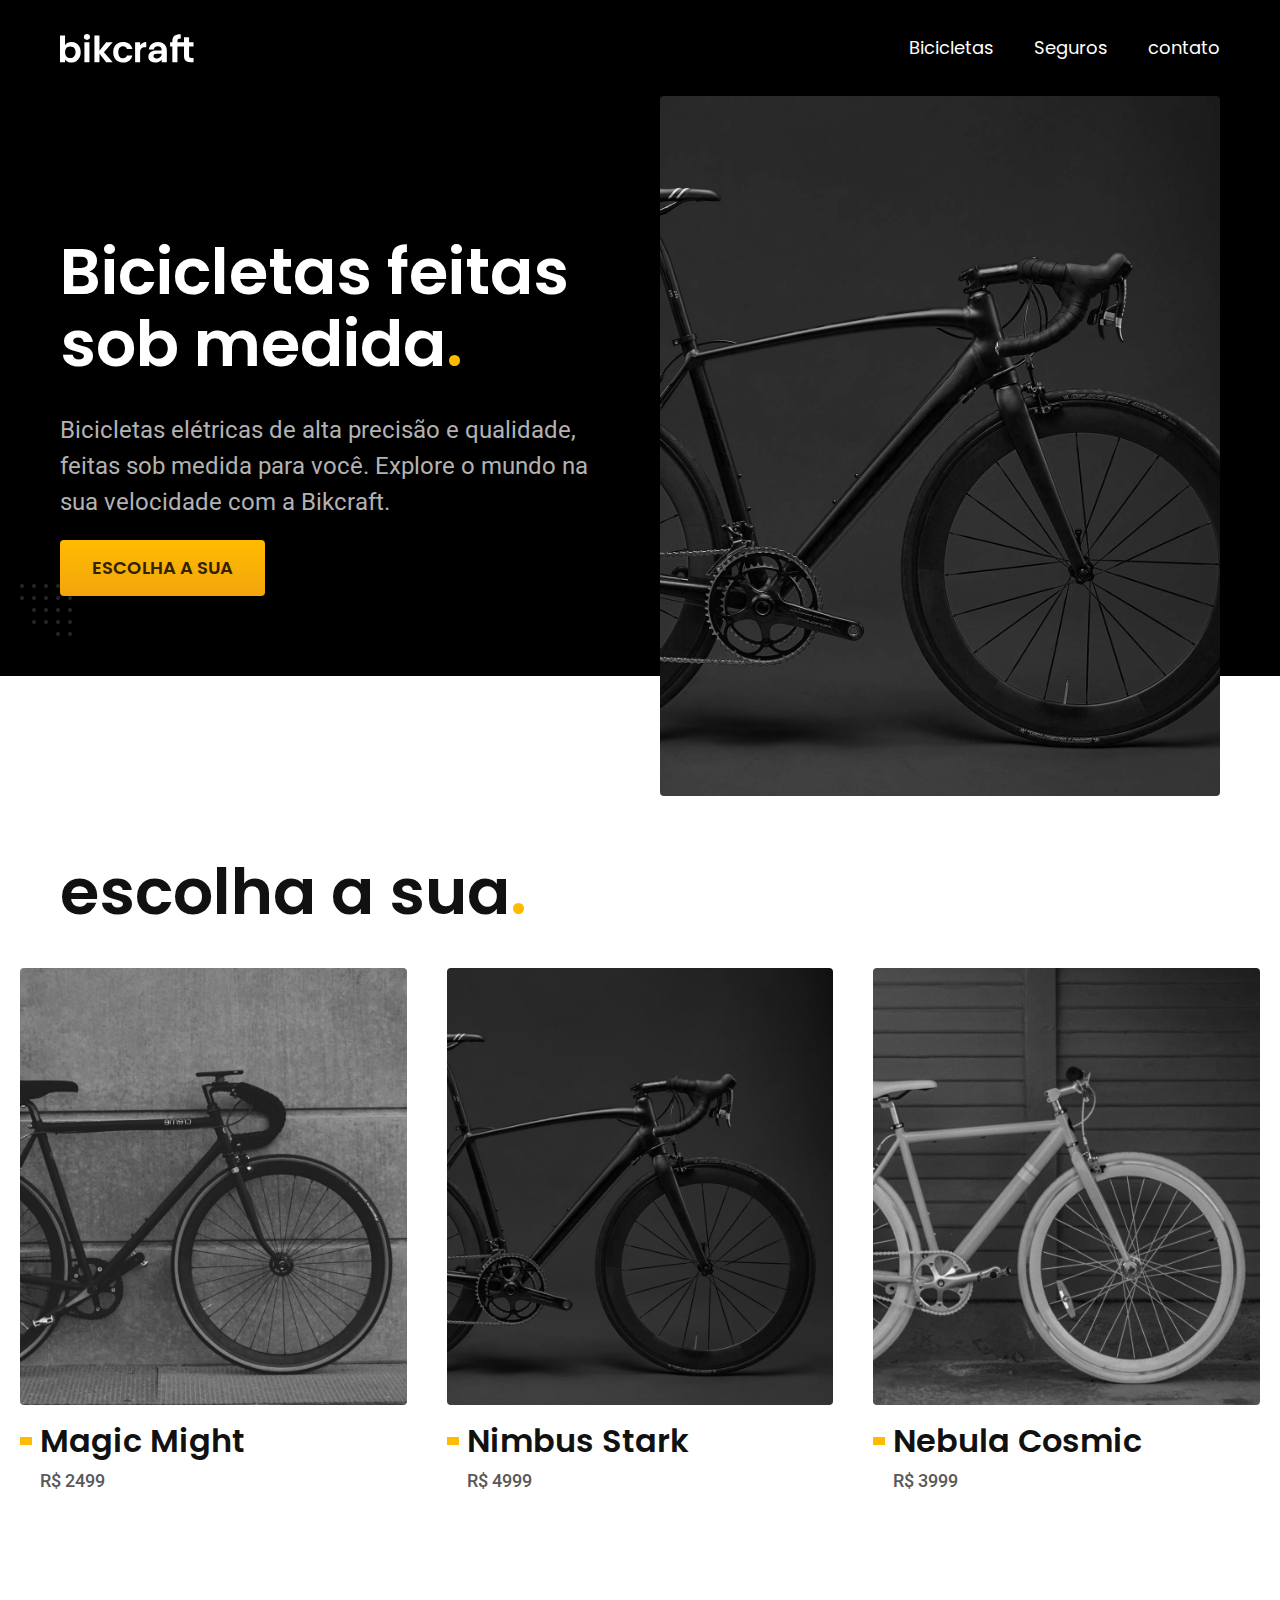
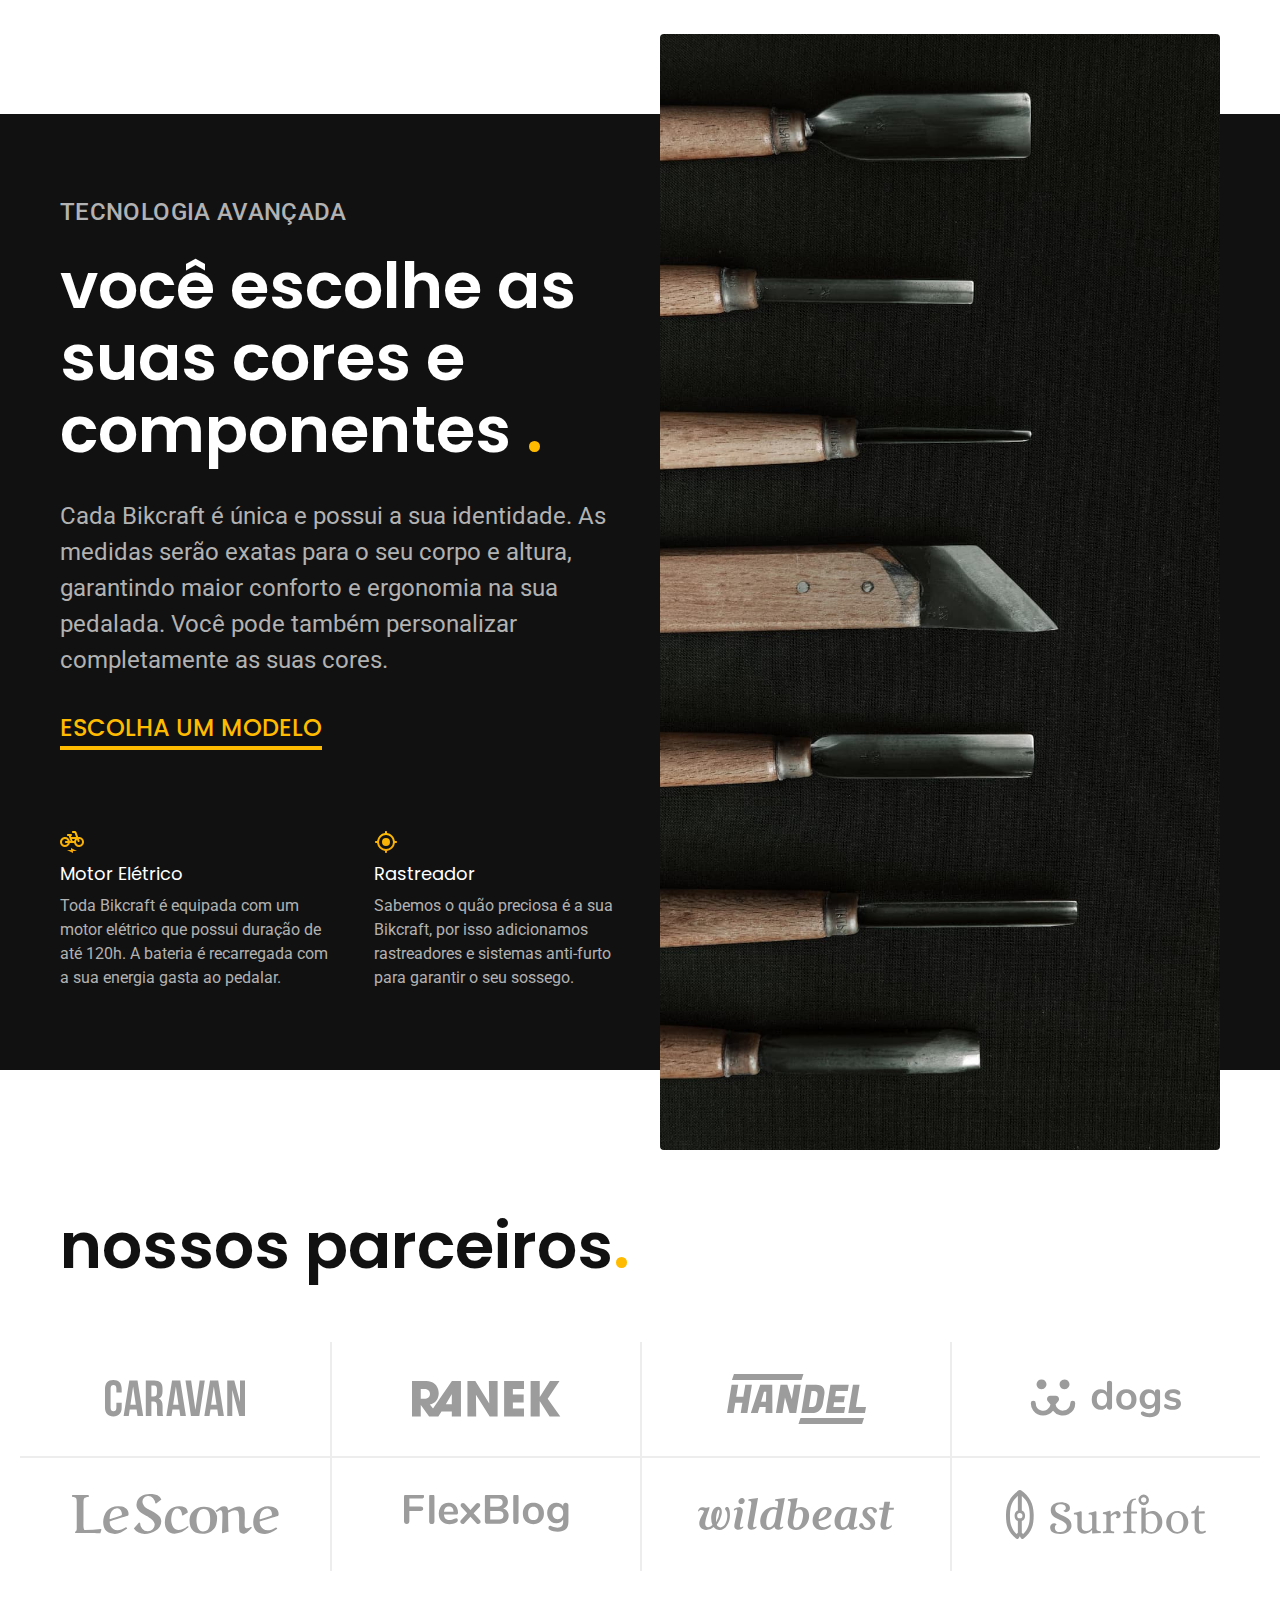
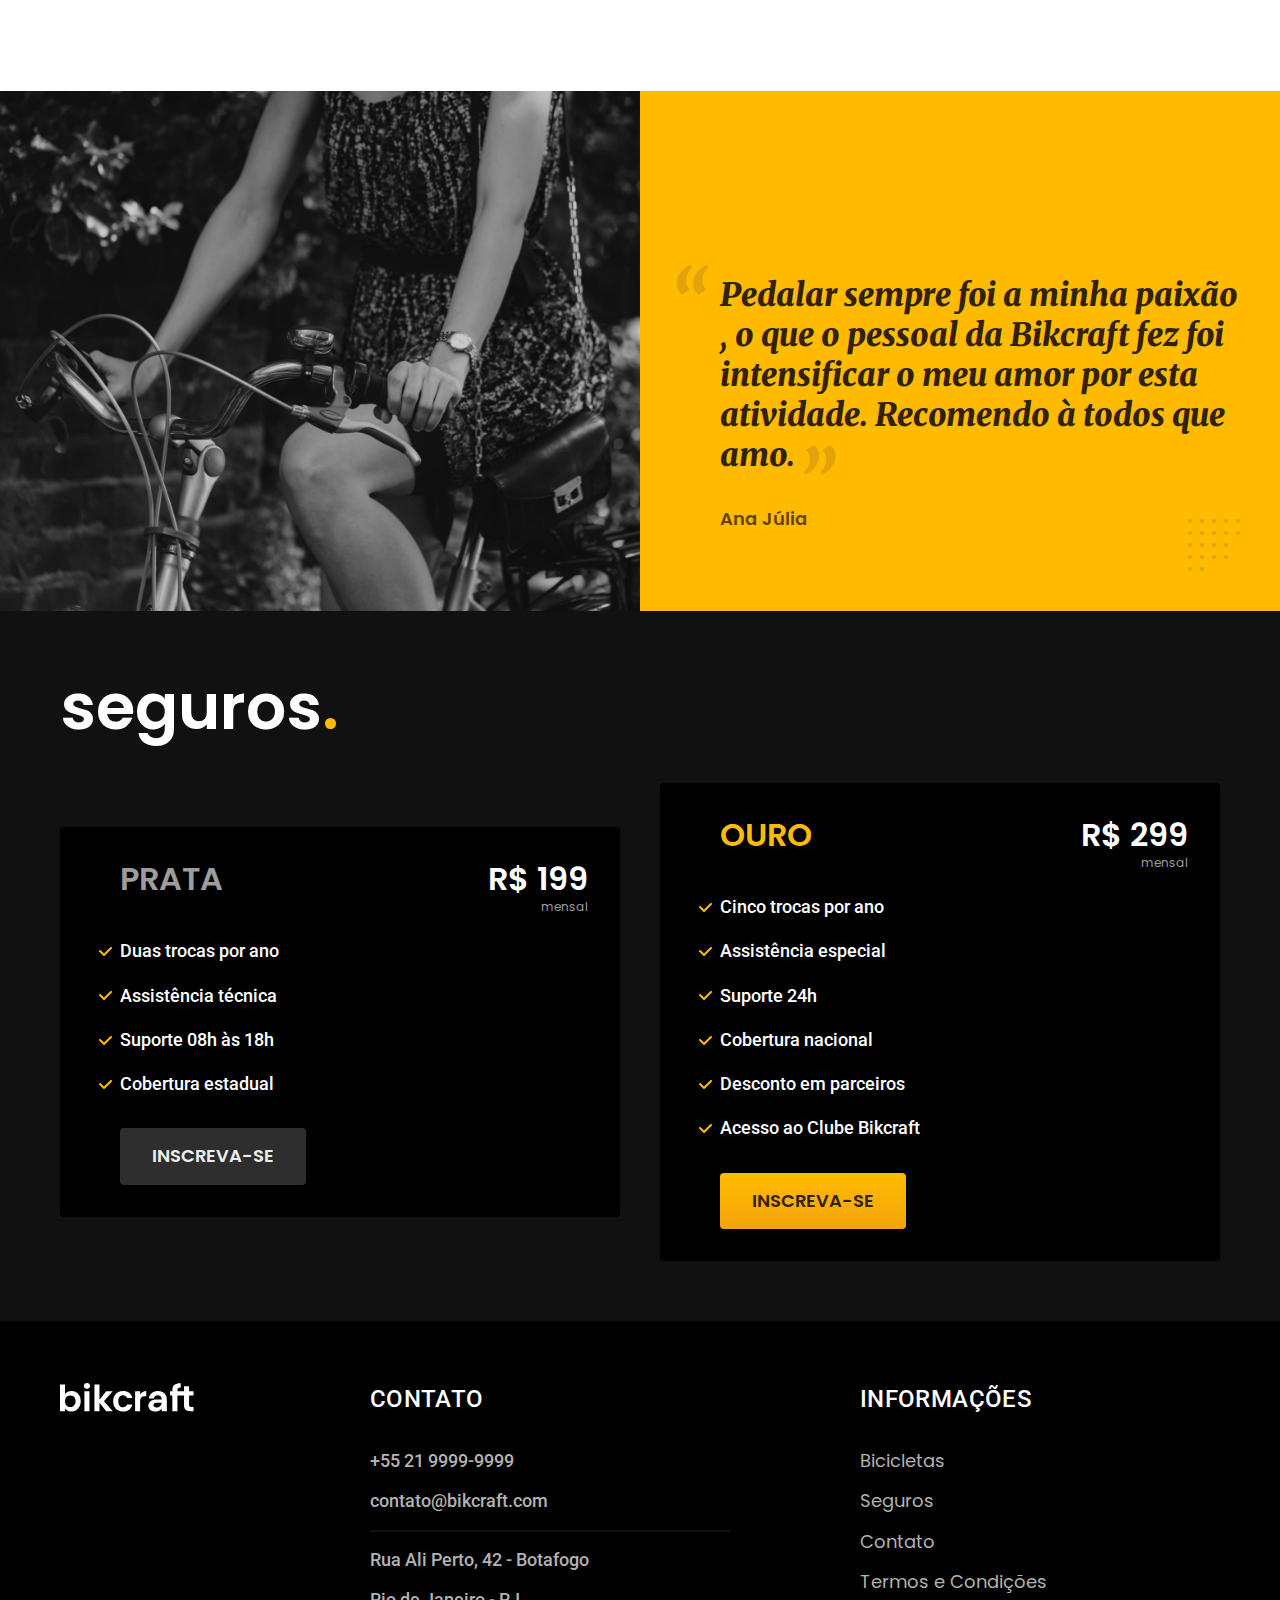
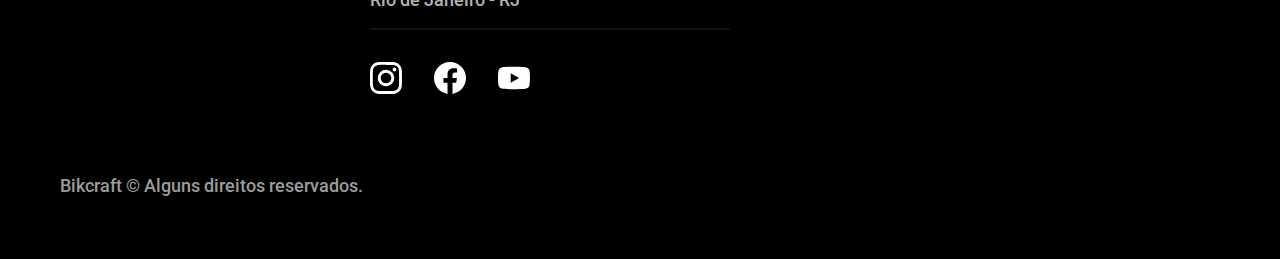
<file: index.html>
<!DOCTYPE html>
<html lang="pt-br">
  <head>
    <meta charset="UTF-8" />
    <meta name="viewport" content="width=device-width, initial-scale=1.0" />
    <meta
      name="description"
      content="Bicicletas elétricas de alta precisão e qualidade, feitas sob medida para o cliente. Explore o mundo na sua velocidade com a BIkcraft."
    />
    <link rel="icon" href="./favicon.svg" type="image/svg+xml" />
    <link rel="preload" href="./css/style.min.css" as="style" />
    <link rel="stylesheet" href="./css/style.min.css" />
    <link rel="preconnect" href="https://fonts.googleapis.com" />
    <link rel="preconnect" href="https://fonts.gstatic.com" crossorigin />
    <link
      href="https://fonts.googleapis.com/css2?family=Merriweather:ital,wght@1,900&family=Poppins:wght@400;600&family=Roboto:wght@400;500&display=swap"
      rel="stylesheet"
    />
    <title>Bikcraft - Bicicletas Elétricas</title>

    <script>
      document.documentElement.classList.add("js");
    </script>
  </head>
  <body>
    <header class="header-bg">
      <div class="header container">
        <a href="./">
          <img
            src="./img/bikcraft.svg"
            width="136"
            height="32"
            alt="Bikcraft"
          />
        </a>

        <nav aria-label="primaria">
          <ul class="header-menu font-1-m cor-0">
            <li><a href="./bicicletas.html">Bicicletas</a></li>
            <li><a href="./seguros.html">Seguros</a></li>
            <li><a href="./contato.html">contato</a></li>
          </ul>
        </nav>
      </div>
    </header>

    <main class="introducao-bg">
      <div class="introducao container">
        <div class="introducao-conteudo">
          <h1 class="font-1-xxl cor-0 fadeInDown" data-anime="200">
            Bicicletas feitas sob medida<span class="cor-p1">.</span>
          </h1>
          <p class="font-2-l cor-5 fadeInDown" data-anime="400">
            Bicicletas elétricas de alta precisão e qualidade, feitas sob medida
            para você. Explore o mundo na sua velocidade com a Bikcraft.
          </p>
          <a class="botao fadeInDown" href="./bicicletas.html" data-anime="600"
            >Escolha a sua</a
          >
        </div>
        <picture data-anime="800" class="fadeInDown">
          <source
            media="(max-width: 800px)"
            srcset="../img/bicicletas/nimbus.jpg"
          />
          <img
            src="./img/fotos/introducao.jpg"
            width="1280"
            height="1600"
            alt="Bicicleta elétrica preta."
          />
        </picture>
      </div>
    </main>

    <article class="bicicletas-lista">
      <h2 class="container font-1-xxl">
        escolha a sua<span class="cor-p1">.</span>
      </h2>

      <ul>
        <li>
          <a href="./bicicletas/magic.html">
            <img
              src="./img/bicicletas/magic-home.jpg"
              width="920"
              height="1040"
              alt="Bicicleta preta."
            />
            <h3 class="font-1-xl">Magic Might</h3>
            <span class="font-2-m cor-8">R$ 2499</span>
          </a>
        </li>

        <li>
          <a href="./bicicletas/nimbus.html">
            <img
              src="./img/bicicletas/nimbus-home.jpg"
              width="920"
              height="1040"
              alt="Bicicleta preta."
            />
            <h3 class="font-1-xl">Nimbus Stark</h3>
            <span class="font-2-m cor-8">R$ 4999</span>
          </a>
        </li>

        <li>
          <a href="./bicicletas/nebula.html">
            <img
              src="./img/bicicletas/nebula-home.jpg"
              width="920"
              height="1040"
              alt="Bicicleta preta."
            />
            <h3 class="font-1-xl">Nebula Cosmic</h3>
            <span class="font-2-m cor-8">R$ 3999</span>
          </a>
        </li>
      </ul>
    </article>

    <article class="tecnologia-bg">
      <div class="tecnologia container">
        <div class="tecnologia-conteudo">
          <span class="font-2-l-b cor-5">Tecnologia Avançada</span>
          <h2 class="font-1-xxl cor-0">
            você escolhe as suas cores e componentes
            <span class="cor-p1">.</span>
          </h2>
          <p class="font-2-l cor-5">
            Cada Bikcraft é única e possui a sua identidade. As medidas serão
            exatas para o seu corpo e altura, garantindo maior conforto e
            ergonomia na sua pedalada. Você pode também personalizar
            completamente as suas cores.
          </p>
          <a class="link" href="./bicicleta.html">Escolha um modelo</a>

          <div class="tecnologia-vantagens">
            <div>
              <img
                src="./img/icones/eletrica.svg"
                width="24"
                height="24"
                alt=""
              />
              <h3 class="font-1-m cor-0">Motor Elétrico</h3>
              <p class="font-2-s cor-5">
                Toda Bikcraft é equipada com um motor elétrico que possui
                duração de até 120h. A bateria é recarregada com a sua energia
                gasta ao pedalar.
              </p>
            </div>
            <div>
              <img
                src="./img/icones/rastreador.svg"
                width="24"
                height="24"
                alt=""
              />
              <h3 class="font-1-m cor-0">Rastreador</h3>
              <p class="font-2-s cor-5">
                Sabemos o quão preciosa é a sua Bikcraft, por isso adicionamos
                rastreadores e sistemas anti-furto para garantir o seu sossego.
              </p>
            </div>
          </div>
        </div>

        <div class="tecnologia-imagem">
          <img
            src="./img/fotos/tecnologia.jpg"
            width="1200"
            height="1920"
            alt=""
          />
        </div>
      </div>
    </article>

    <section class="parceiros" aria-label="Nossos Parceiros">
      <h2 class="container font-1-xxl">
        nossos parceiros<span class="cor-p1">.</span>
      </h2>

      <ul>
        <li>
          <img
            src="./img/parceiros/caravan.svg"
            width="140"
            height="38"
            alt="caravan"
          />
        </li>
        <li>
          <img
            src="./img/parceiros/ranek.svg"
            width="149"
            height="36"
            alt="ranek"
          />
        </li>
        <li>
          <img
            src="./img/parceiros/handel.svg"
            width="139"
            height="50"
            alt="handel"
          />
        </li>
        <li>
          <img
            src="./img/parceiros/dogs.svg"
            width="152"
            height="39"
            alt="dogs"
          />
        </li>
        <li>
          <img
            src="./img/parceiros/lescone.svg"
            width="208"
            height="41"
            alt="lescone"
          />
        </li>
        <li>
          <img
            src="./img/parceiros/flexblog.svg"
            width="165"
            height="38"
            alt="flexblog"
          />
        </li>
        <li>
          <img
            src="./img/parceiros/wildbeast.svg"
            width="196"
            height="34"
            alt="wildbeast"
          />
        </li>
        <li>
          <img
            src="./img/parceiros/surfbot.svg"
            width="200"
            height="49"
            alt="surfbot"
          />
        </li>
      </ul>
    </section>

    <section class="depoimento" aria-label="Depoimento">
      <div>
        <img
          src="./img/fotos/depoimento.jpg"
          width="1560"
          height="1360"
          alt="Pessoa pedalando uma bicicleta Bikcraft"
        />
      </div>

      <div class="depoimento-conteudo">
        <blockquote class="font-1-xl cor-p5">
          <p>
            Pedalar sempre foi a minha paixão , o que o pessoal da Bikcraft fez
            foi intensificar o meu amor por esta atividade. Recomendo à todos
            que amo.
          </p>
        </blockquote>
        <span class="font-1-m-b cor-p4">Ana Júlia</span>
      </div>
    </section>

    <article class="seguros-bg">
      <div class="seguros container">
        <h2 class="font-1-xxl cor-0">seguros<span class="cor-p1">.</span></h2>
        <div class="seguros-item">
          <h3 class="font-1-xl cor-6">PRATA</h3>
          <span class="font-1-xl cor-0"
            >R$ 199 <span class="font-1-xs cor-6">mensal</span></span
          >
          <ul class="font-2-m cor-0">
            <li>Duas trocas por ano</li>
            <li>Assistência técnica</li>
            <li>Suporte 08h às 18h</li>
            <li>Cobertura estadual</li>
          </ul>
          <a
            class="botao secundario"
            href="./orcamento.html?tipo=seguro&produto=prata"
            >Inscreva-se</a
          >
        </div>

        <div class="seguros-item">
          <h3 class="font-1-xl cor-p1">OURO</h3>
          <span class="font-1-xl cor-0"
            >R$ 299 <span class="font-1-xs cor-6">mensal</span></span
          >
          <ul class="font-2-m cor-0">
            <li>Cinco trocas por ano</li>
            <li>Assistência especial</li>
            <li>Suporte 24h</li>
            <li>Cobertura nacional</li>
            <li>Desconto em parceiros</li>
            <li>Acesso ao Clube Bikcraft</li>
          </ul>
          <a class="botao" href="./orcamento.html?tipo=seguro&produto=ouro"
            >Inscreva-se</a
          >
        </div>
      </div>
    </article>

    <footer class="footer-bg">
      <div class="footer container">
        <img src="./img/bikcraft.svg" width="136" height="32" alt="Bikcraft" />
        <div class="footer-contato">
          <h3 class="font-2-l-b cor-0">Contato</h3>
          <ul class="font-2-m cor-5">
            <li><a href="tel:+552199999999">+55 21 9999-9999</a></li>
            <li>
              <a href="mailto:contato@bikcraft.com">contato@bikcraft.com</a>
            </li>
            <li>Rua Ali Perto, 42 - Botafogo</li>
            <li>Rio de Janeiro - RJ</li>
          </ul>
          <div class="footer-redes">
            <a href="./">
              <img
                src="./img/redes/instagram.svg"
                width="32"
                height="32"
                alt="Isntagram"
              />
            </a>
            <a href="./">
              <img
                src="./img/redes/facebook.svg"
                width="32"
                height="32"
                alt="Facebook"
              />
            </a>
            <a href="./">
              <img
                src="./img/redes/youtube.svg"
                width="32"
                height="32"
                alt="Youtube"
              />
            </a>
          </div>
        </div>
        <div class="footer-informacoes">
          <h3 class="font-2-l-b cor-0">Informações</h3>
          <nav>
            <ul class="font-1-m cor-5">
              <li><a href="./bicicletas.html">Bicicletas</a></li>
              <li><a href="./seguros.html">Seguros</a></li>
              <li><a href="./contato.html">Contato</a></li>
              <li><a href="./termos.html">Termos e Condições</a></li>
            </ul>
          </nav>
        </div>
        <p class="footer-copy font-2-m cor-6">
          Bikcraft © Alguns direitos reservados.
        </p>
      </div>
    </footer>

    <script src="./js/plugins/simple-anime.js"></script>
    <script src="./js/script.js"></script>
  </body>
</html>
</file>
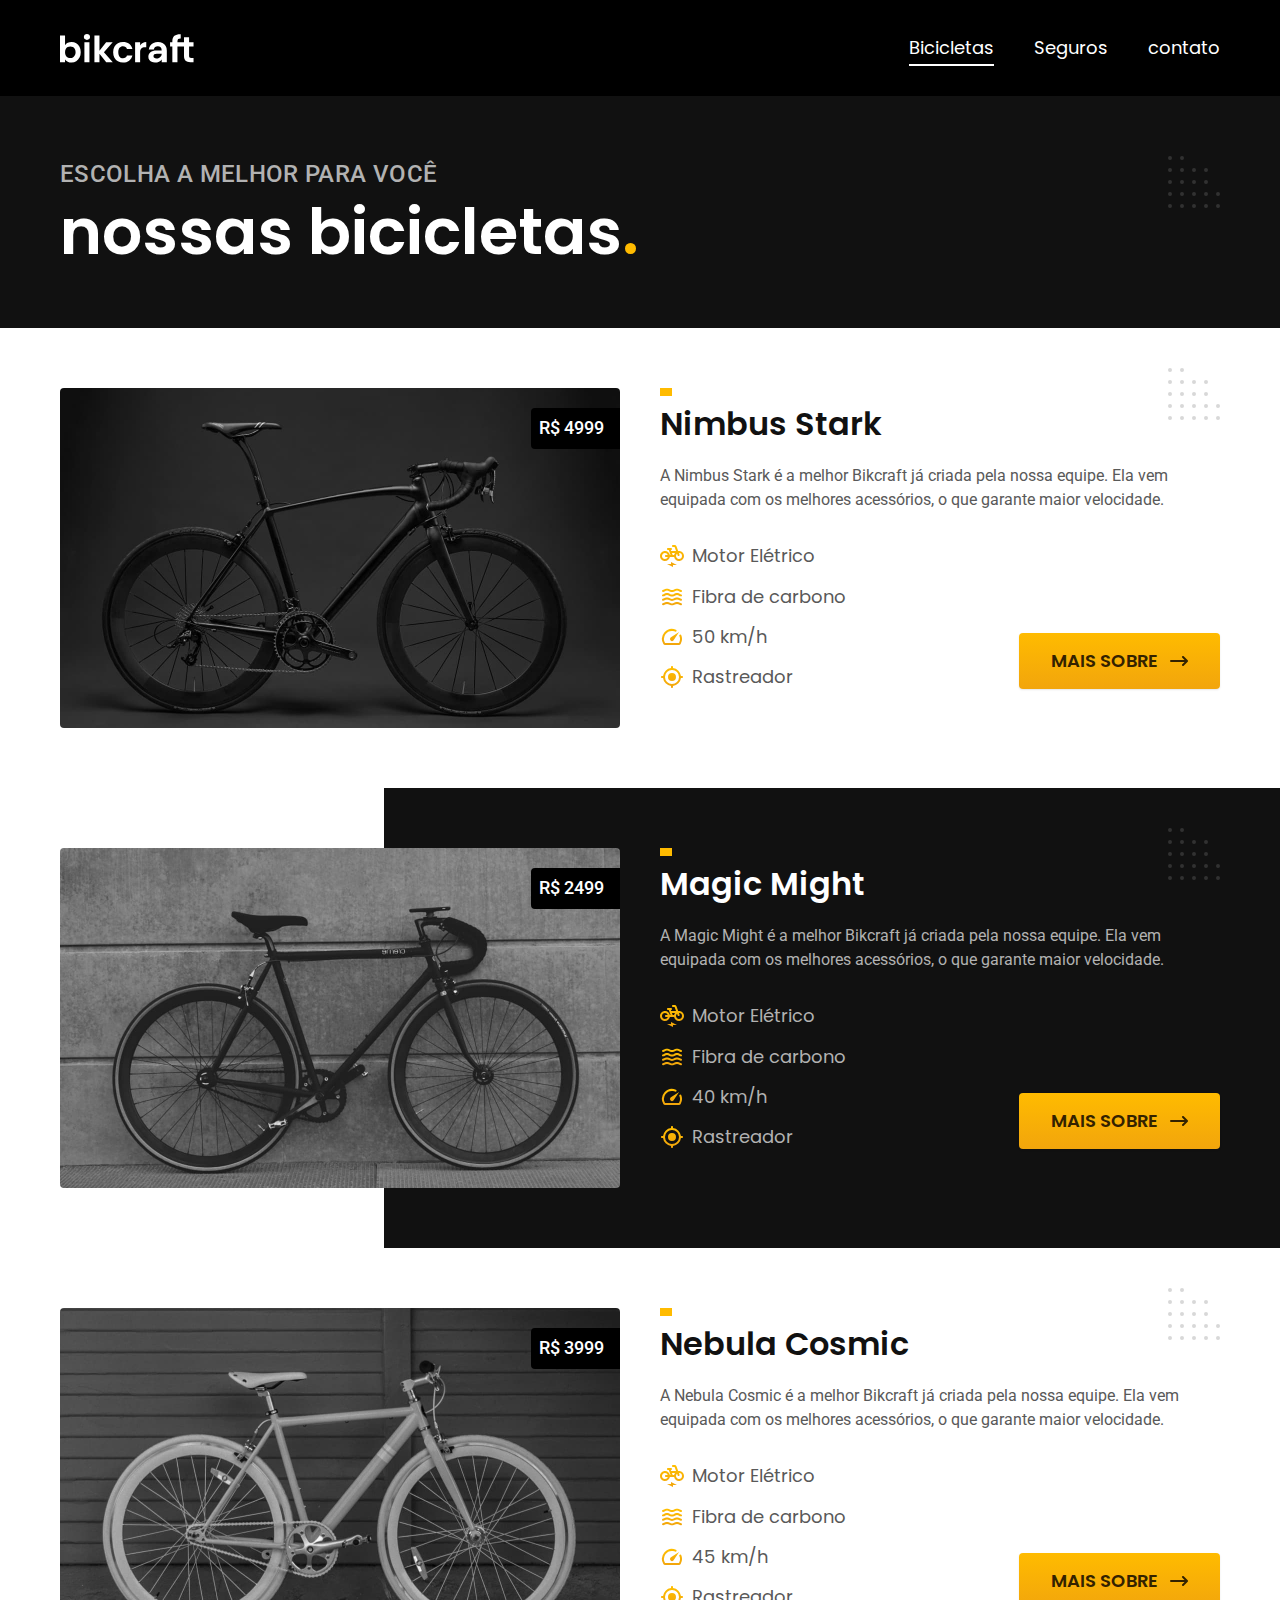
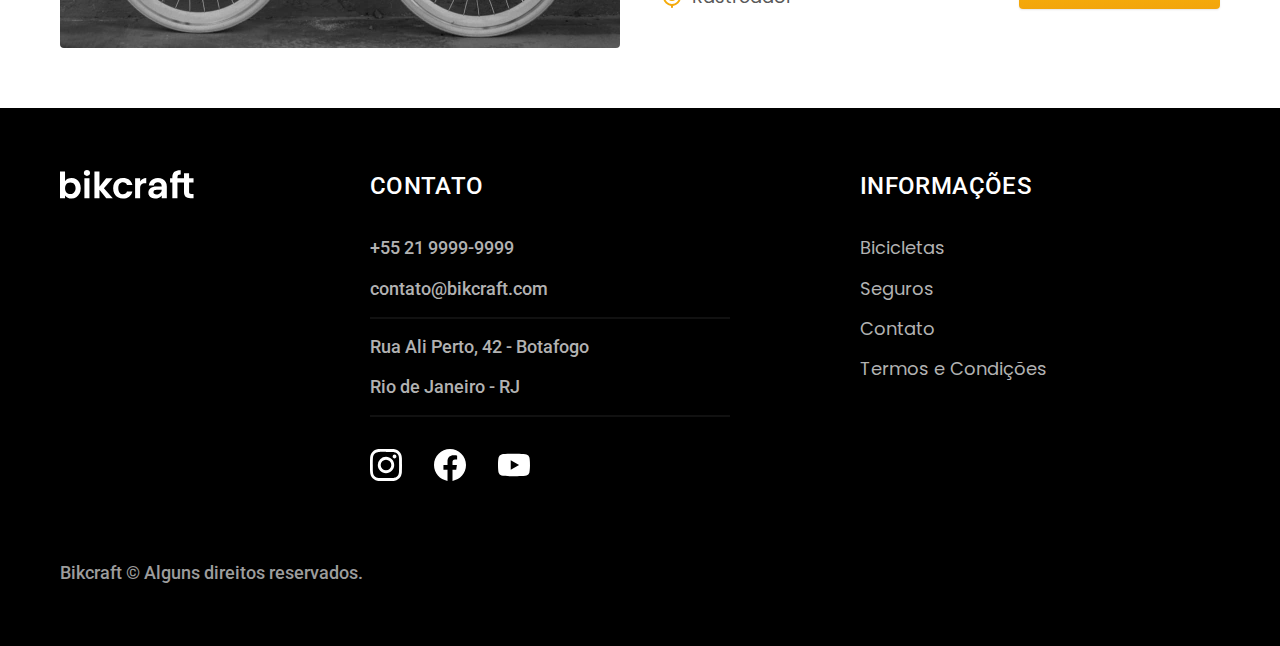
<file: bicicletas.html>
<!DOCTYPE html>
<html lang="pt-br">
  <head>
    <meta charset="UTF-8" />
    <meta name="viewport" content="width=device-width, initial-scale=1.0" />
    <meta name="description" content="Bicicletas." />
    <link rel="icon" href="./favicon.svg" type="image/svg+xml" />
    <link rel="preload" href="./css/style.min.css" as="style" />
    <link rel="stylesheet" href="./css/style.min.css" />
    <link rel="preconnect" href="https://fonts.googleapis.com" />
    <link rel="preconnect" href="https://fonts.gstatic.com" crossorigin />
    <link
      href="https://fonts.googleapis.com/css2?family=Merriweather:ital,wght@1,900&family=Poppins:wght@400;600&family=Roboto:wght@400;500&display=swap"
      rel="stylesheet"
    />
    <title>Bicicletas | Bikcraft</title>
    <script>
      document.documentElement.classList.add("js");
    </script>
  </head>
  <body id="bicicletas">
    <header class="header-bg">
      <div class="header container">
        <a href="./">
          <img
            src="./img/bikcraft.svg"
            width="136"
            height="32"
            alt="Bikcraft"
          />
        </a>

        <nav aria-label="primaria">
          <ul class="header-menu font-1-m cor-0">
            <li><a href="./bicicletas.html">Bicicletas</a></li>
            <li><a href="./seguros.html">Seguros</a></li>
            <li><a href="./contato.html">contato</a></li>
          </ul>
        </nav>
      </div>
    </header>

    <main>
      <div class="titulo-bg">
        <div class="titulo container">
          <p class="font-2-l-b cor-5">Escolha a melhor para você</p>
          <h1 class="font-1-xxl cor-0">
            nossas bicicletas<span class="cor-p1">.</span>
          </h1>
        </div>
      </div>
    </main>

    <div class="bicicletas container">
      <div class="bicicletas-imagem">
        <img
          src="./img/bicicletas/nimbus.jpg"
          width="1120"
          height="680"
          alt="Bicicleta preta."
        />
        <span class="font-2-m cor-0">R$ 4999</span>
      </div>
      <div class="bicicletas-conteudo">
        <h2 class="font-1-xl">Nimbus Stark</h2>
        <p class="font-2-s cor-8">
          A Nimbus Stark é a melhor Bikcraft já criada pela nossa equipe. Ela
          vem equipada com os melhores acessórios, o que garante maior
          velocidade.
        </p>
        <ul class="font-1-m cor-8">
          <li>
            <img
              src="./img/icones/eletrica.svg"
              width="32"
              height="32"
              alt=""
            />
            Motor Elétrico
          </li>
          <li>
            <img src="./img/icones/carbono.svg" width="32" height="32" alt="" />
            Fibra de carbono
          </li>
          <li>
            <img
              src="./img/icones/velocidade.svg"
              width="32"
              height="32"
              alt=""
            />
            50 km/h
          </li>
          <li>
            <img
              src="./img/icones/rastreador.svg"
              width="32"
              height="32"
              alt=""
            />
            Rastreador
          </li>
        </ul>
        <a class="botao seta" href="./bicicletas/nimbus.html">Mais Sobre</a>
      </div>
    </div>
    <div class="bicicletas-bg">
      <div class="bicicletas container">
        <div class="bicicletas-imagem">
          <img
            src="./img/bicicletas/magic.jpg"
            width="1120"
            height="680"
            alt="Bicicleta preta."
          />
          <span class="font-2-m cor-0">R$ 2499</span>
        </div>
        <div class="bicicletas-conteudo">
          <h2 class="font-1-xl cor-0">Magic Might</h2>
          <p class="font-2-s cor-5">
            A Magic Might é a melhor Bikcraft já criada pela nossa equipe. Ela
            vem equipada com os melhores acessórios, o que garante maior
            velocidade.
          </p>
          <ul class="font-1-m cor-5">
            <li>
              <img
                src="./img/icones/eletrica.svg"
                width="32"
                height="32"
                alt=""
              />
              Motor Elétrico
            </li>
            <li>
              <img
                src="./img/icones/carbono.svg"
                width="32"
                height="32"
                alt=""
              />
              Fibra de carbono
            </li>
            <li>
              <img
                src="./img/icones/velocidade.svg"
                width="32"
                height="32"
                alt=""
              />
              40 km/h
            </li>
            <li>
              <img
                src="./img/icones/rastreador.svg"
                width="32"
                height="32"
                alt=""
              />
              Rastreador
            </li>
          </ul>
          <a class="botao seta" href="./bicicletas/magic.html">Mais Sobre</a>
        </div>
      </div>
    </div>
    <div class="bicicletas container">
      <div class="bicicletas-imagem">
        <img
          src="./img/bicicletas/nebula.jpg"
          width="1120"
          height="680"
          alt="Bicicleta preta."
        />
        <span class="font-2-m cor-0">R$ 3999</span>
      </div>
      <div class="bicicletas-conteudo">
        <h2 class="font-1-xl">Nebula Cosmic</h2>
        <p class="font-2-s cor-8">
          A Nebula Cosmic é a melhor Bikcraft já criada pela nossa equipe. Ela
          vem equipada com os melhores acessórios, o que garante maior
          velocidade.
        </p>
        <ul class="font-1-m cor-8">
          <li>
            <img
              src="./img/icones/eletrica.svg"
              width="32"
              height="32"
              alt=""
            />
            Motor Elétrico
          </li>
          <li>
            <img src="./img/icones/carbono.svg" width="32" height="32" alt="" />
            Fibra de carbono
          </li>
          <li>
            <img
              src="./img/icones/velocidade.svg"
              width="32"
              height="32"
              alt=""
            />
            45 km/h
          </li>
          <li>
            <img
              src="./img/icones/rastreador.svg"
              width="32"
              height="32"
              alt=""
            />
            Rastreador
          </li>
        </ul>
        <a class="botao seta" href="./bicicletas/nebula.html">Mais Sobre</a>
      </div>
    </div>

    <footer class="footer-bg">
      <div class="footer container">
        <img src="./img/bikcraft.svg" width="136" height="32" alt="Bikcraft" />
        <div class="footer-contato">
          <h3 class="font-2-l-b cor-0">Contato</h3>
          <ul class="font-2-m cor-5">
            <li><a href="tel:+552199999999">+55 21 9999-9999</a></li>
            <li>
              <a href="mailto:contato@bikcraft.com">contato@bikcraft.com</a>
            </li>
            <li>Rua Ali Perto, 42 - Botafogo</li>
            <li>Rio de Janeiro - RJ</li>
          </ul>
          <div class="footer-redes">
            <a href="./">
              <img
                src="./img/redes/instagram.svg"
                width="32"
                height="32"
                alt="Isntagram"
              />
            </a>
            <a href="./">
              <img
                src="./img/redes/facebook.svg"
                width="32"
                height="32"
                alt="Facebook"
              />
            </a>
            <a href="./">
              <img
                src="./img/redes/youtube.svg"
                width="32"
                height="32"
                alt="Youtube"
              />
            </a>
          </div>
        </div>
        <div class="footer-informacoes">
          <h3 class="font-2-l-b cor-0">Informações</h3>
          <nav>
            <ul class="font-1-m cor-5">
              <li><a href="./bicicletas.html">Bicicletas</a></li>
              <li><a href="./seguros.html">Seguros</a></li>
              <li><a href="./contato.html">Contato</a></li>
              <li><a href="./termos.html">Termos e Condições</a></li>
            </ul>
          </nav>
        </div>
        <p class="footer-copy font-2-m cor-6">
          Bikcraft © Alguns direitos reservados.
        </p>
      </div>
    </footer>
    <script src="./js/script.js"></script>
  </body>
</html>
</file>
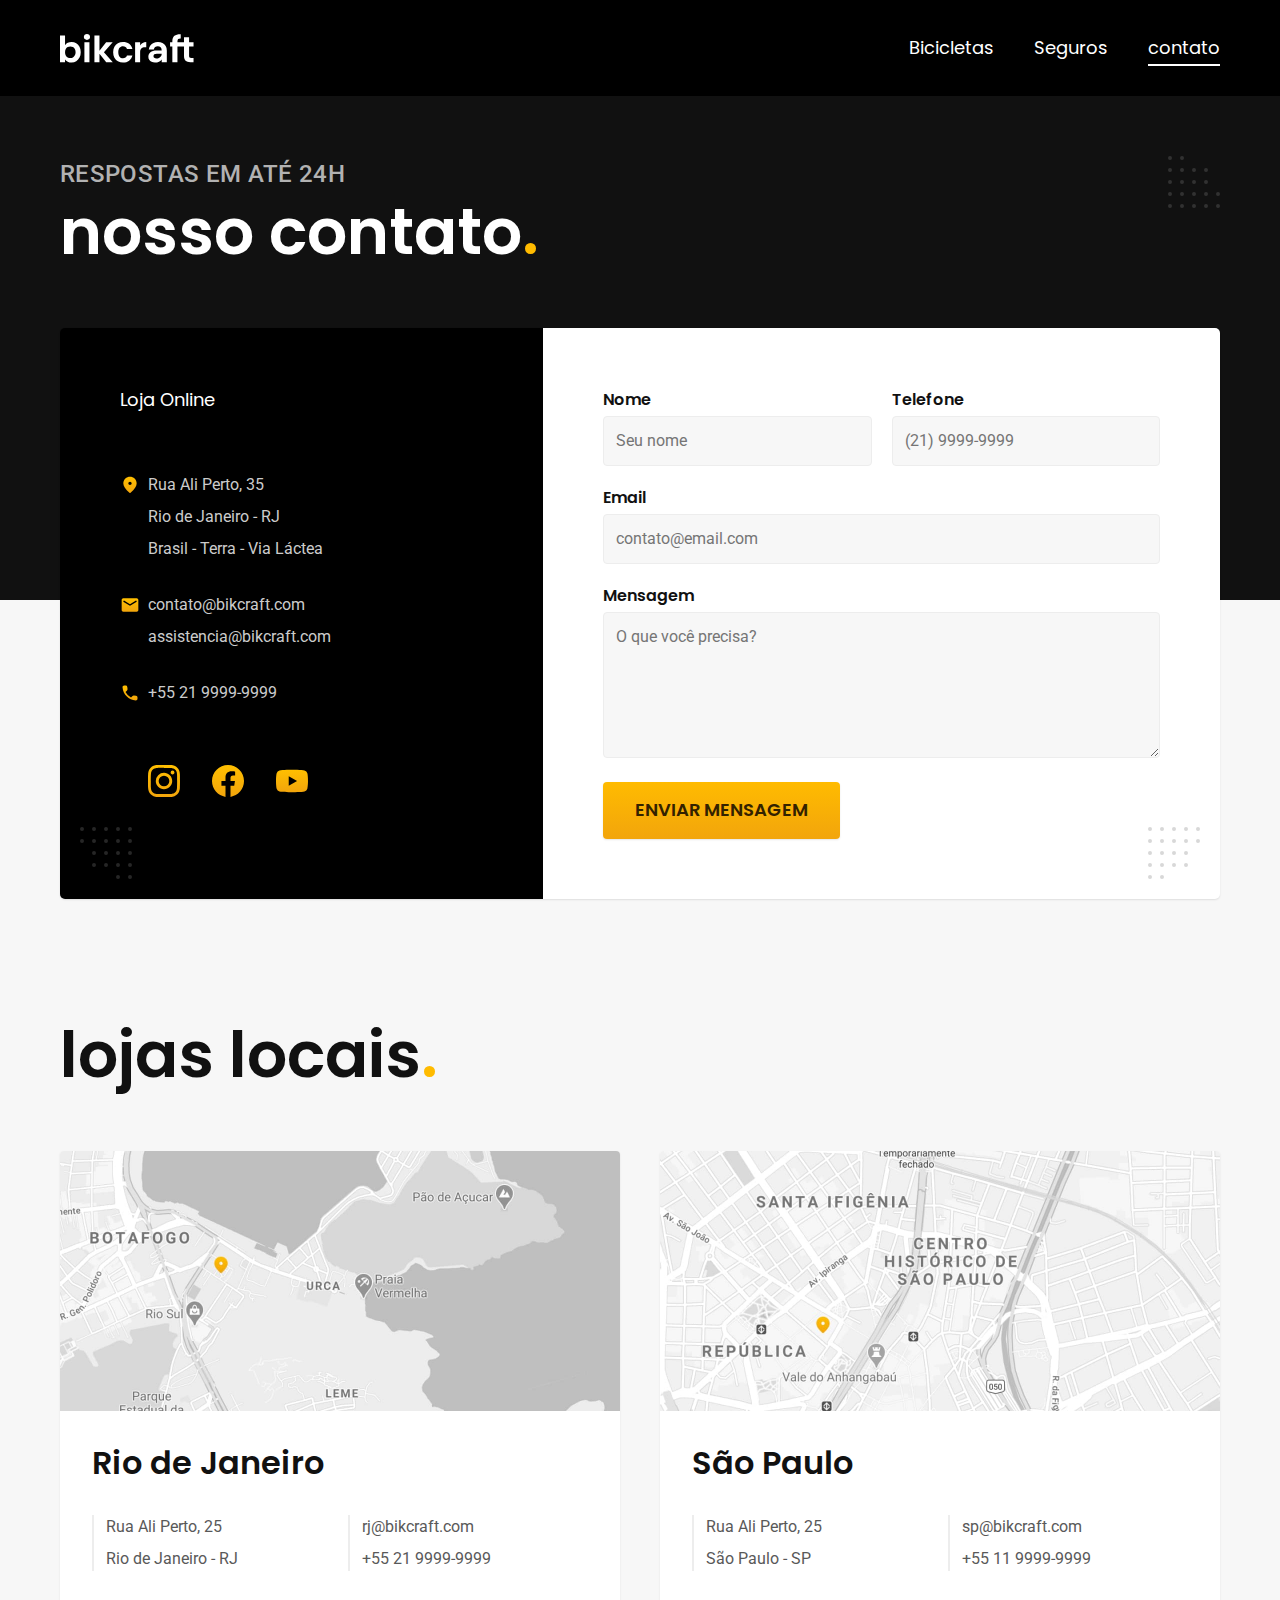
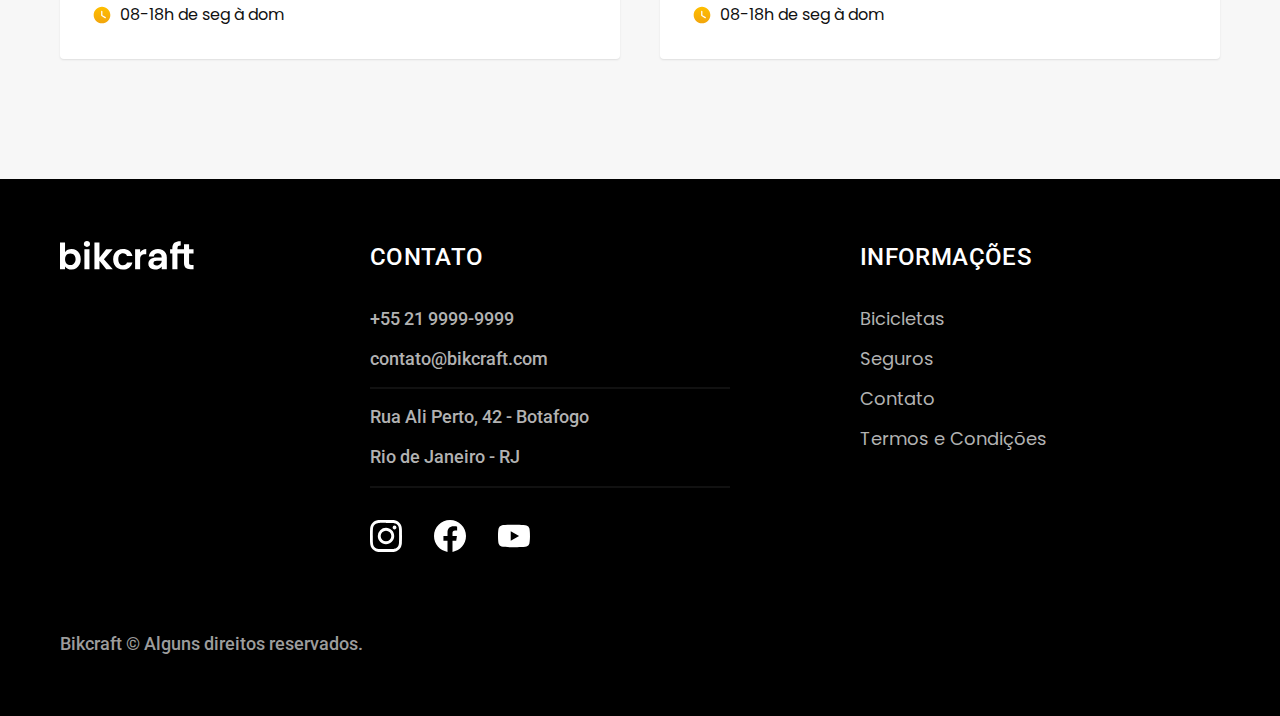
<file: contato.html>
<!DOCTYPE html>
<html lang="pt-br">
  <head>
    <meta charset="UTF-8" />
    <meta name="viewport" content="width=device-width, initial-scale=1.0" />
    <meta name="description" content="Contato." />
    <link rel="icon" href="./favicon.svg" type="image/svg+xml" />
    <link rel="preload" href="./css/style.min.css" as="style" />
    <link rel="stylesheet" href="./css/style.min.css" />
    <link rel="preconnect" href="https://fonts.googleapis.com" />
    <link rel="preconnect" href="https://fonts.gstatic.com" crossorigin />
    <link
      href="https://fonts.googleapis.com/css2?family=Merriweather:ital,wght@1,900&family=Poppins:wght@400;600&family=Roboto:wght@400;500&display=swap"
      rel="stylesheet"
    />
    <title>Contato | Bikcraft</title>
    <script>
      document.documentElement.classList.add("js");
    </script>
  </head>
  <body id="contato">
    <header class="header-bg">
      <div class="header container">
        <a href="./">
          <img
            src="./img/bikcraft.svg"
            width="136"
            height="32"
            alt="Bikcraft"
          />
        </a>

        <nav aria-label="primaria">
          <ul class="header-menu font-1-m cor-0">
            <li><a href="./bicicletas.html">Bicicletas</a></li>
            <li><a href="./seguros.html">Seguros</a></li>
            <li><a href="./contato.html">contato</a></li>
          </ul>
        </nav>
      </div>
    </header>

    <main>
      <div class="titulo-bg">
        <div class="titulo container">
          <p class="font-2-l-b cor-5">Respostas em até 24h</p>
          <h1 class="font-1-xxl cor-0">
            nosso contato<span class="cor-p1">.</span>
          </h1>
        </div>
      </div>

      <div class="contato container">
        <section class="contato-dados" aria-label="Endereço">
          <h2 class="font-1-m cor-0">Loja Online</h2>
          <div class="contato-endereco font-2-s cor-4">
            <p>Rua Ali Perto, 35</p>
            <p>Rio de Janeiro - RJ</p>
            <p>Brasil - Terra - Via Láctea</p>
          </div>
          <address class="contato-meios font-2-s cor-4">
            <a href="mailto:contato@bikcraft.com">contato@bikcraft.com</a>
            <a href="mailto:assistencia@bikcraft.com"
              >assistencia@bikcraft.com</a
            >
            <a href="tel:+552199999999">+55 21 9999-9999</a>
          </address>
          <div class="contato-redes">
            <a href="./">
              <img
                src="./img/redes/instagram-p.svg"
                width="32"
                height="32"
                alt="Isntagram"
              />
            </a>
            <a href="./">
              <img
                src="./img/redes/facebook-p.svg"
                width="32"
                height="32"
                alt="Facebook"
              />
            </a>
            <a href="./">
              <img
                src="./img/redes/youtube-p.svg"
                width="32"
                height="32"
                alt="Youtube"
              />
            </a>
          </div>
        </section>

        <section class="contato-formulario" aria-label="Formulário">
          <form class="form" action="./contato.html">
            <div>
              <label for="nome">Nome</label>
              <input type="text" id="nome" name="nome" placeholder="Seu nome" />
            </div>
            <div>
              <label for="telefone">Telefone</label>
              <input
                type="text"
                id="telefone"
                name="telefone"
                placeholder="(21) 9999-9999"
              />
            </div>
            <div class="col-2">
              <label for="email">Email</label>
              <input
                type="email"
                id="email"
                name="email"
                placeholder="contato@email.com"
              />
            </div>
            <div class="col-2">
              <label for="mensagem">Mensagem</label>
              <textarea
                name="mensagem"
                id="mensagem"
                rows="5"
                placeholder="O que você precisa?"
              ></textarea>
            </div>
            <button class="botao col-2">Enviar Mensagem</button>
          </form>
        </section>
      </div>
    </main>

    <article class="lojas container">
      <h2 class="font-1-xxl">lojas locais<span class="cor-p1">.</span></h2>
      <div class="lojas-item">
        <img
          src="./img/lojas/rj.jpg"
          width="1120"
          height="520"
          alt="mapa marcando o endereço em Rua Ali Perto, 25 - Rio de Janeiro - RJ"
        />
        <div class="lojas-conteudo">
          <h3 class="font-1-xl">Rio de Janeiro</h3>
          <div class="lojas-dados font-2-s cor-8">
            <p>Rua Ali Perto, 25</p>
            <p>Rio de Janeiro - RJ</p>
          </div>
          <div class="lojas-dados font-2-s cor-8">
            <a href="mailto:rj@bikcraft.com">rj@bikcraft.com</a>
            <a href="tel:+552199999999">+55 21 9999-9999</a>
          </div>
          <p class="lojas-tempo font-1-s">
            <img
              src="./img/icones/horario.svg"
              width="20"
              height="20"
              alt=""
            />08-18h de seg à dom
          </p>
        </div>
      </div>

      <div class="lojas-item">
        <img
          src="./img/lojas/sp.jpg"
          width="1120"
          height="520"
          alt="mapa marcando o endereço em Rua Ali Perto, 25 - São Paulo - SP"
        />
        <div class="lojas-conteudo">
          <h3 class="font-1-xl">São Paulo</h3>
          <div class="lojas-dados font-2-s cor-8">
            <p>Rua Ali Perto, 25</p>
            <p>São Paulo - SP</p>
          </div>
          <div class="lojas-dados font-2-s cor-8">
            <a href="mailto:sp@bikcraft.com">sp@bikcraft.com</a>
            <a href="tel:+551199999999">+55 11 9999-9999</a>
          </div>
          <p class="lojas-tempo font-1-s">
            <img
              src="./img/icones/horario.svg"
              width="20"
              height="20"
              alt=""
            />08-18h de seg à dom
          </p>
        </div>
      </div>
    </article>

    <footer class="footer-bg">
      <div class="footer container">
        <img src="./img/bikcraft.svg" width="136" height="32" alt="Bikcraft" />
        <div class="footer-contato">
          <h3 class="font-2-l-b cor-0">Contato</h3>
          <ul class="font-2-m cor-5">
            <li><a href="tel:+552199999999">+55 21 9999-9999</a></li>
            <li>
              <a href="mailto:contato@bikcraft.com">contato@bikcraft.com</a>
            </li>
            <li>Rua Ali Perto, 42 - Botafogo</li>
            <li>Rio de Janeiro - RJ</li>
          </ul>
          <div class="footer-redes">
            <a href="./">
              <img
                src="./img/redes/instagram.svg"
                width="32"
                height="32"
                alt="Isntagram"
              />
            </a>
            <a href="./">
              <img
                src="./img/redes/facebook.svg"
                width="32"
                height="32"
                alt="Facebook"
              />
            </a>
            <a href="./">
              <img
                src="./img/redes/youtube.svg"
                width="32"
                height="32"
                alt="Youtube"
              />
            </a>
          </div>
        </div>
        <div class="footer-informacoes">
          <h3 class="font-2-l-b cor-0">Informações</h3>
          <nav>
            <ul class="font-1-m cor-5">
              <li><a href="./bicicletas.html">Bicicletas</a></li>
              <li><a href="./seguros.html">Seguros</a></li>
              <li><a href="./contato.html">Contato</a></li>
              <li><a href="./termos.html">Termos e Condições</a></li>
            </ul>
          </nav>
        </div>
        <p class="footer-copy font-2-m cor-6">
          Bikcraft © Alguns direitos reservados.
        </p>
      </div>
    </footer>
    <script src="./js/script.js"></script>
  </body>
</html>
</file>
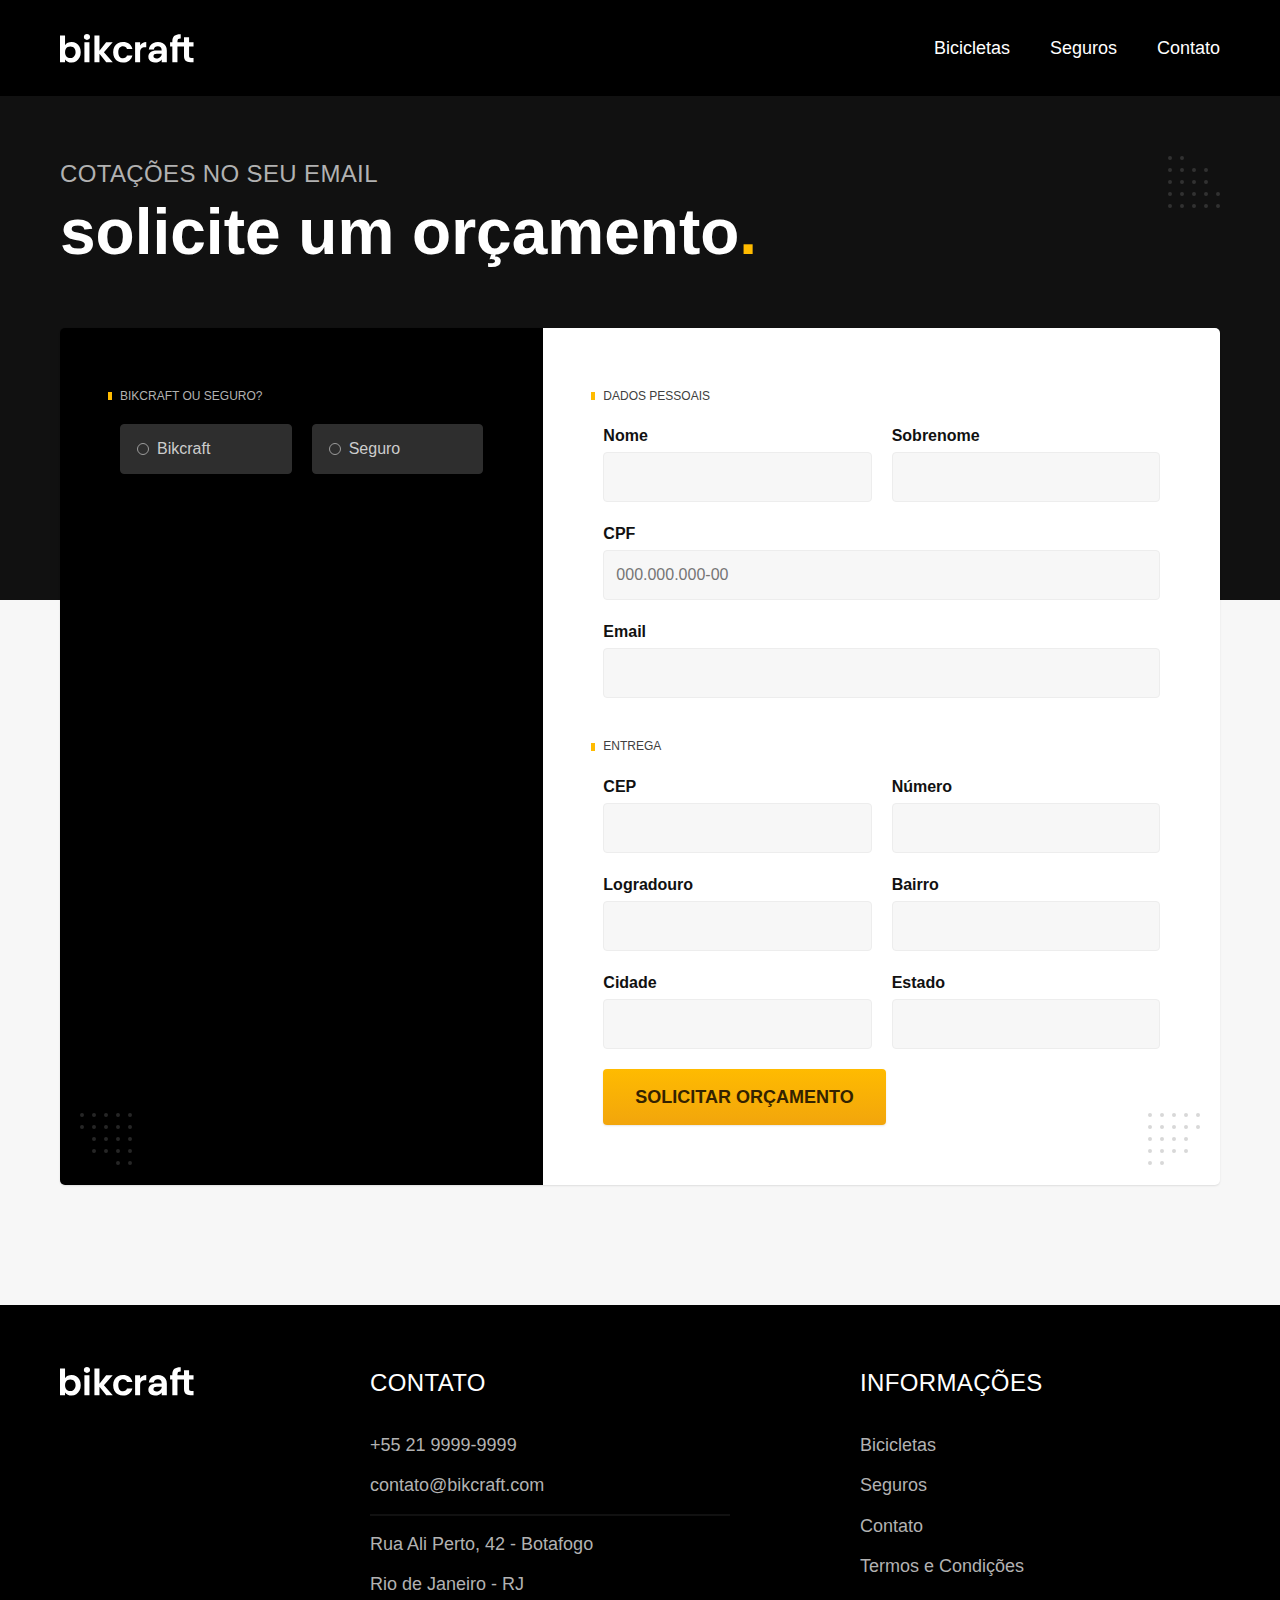
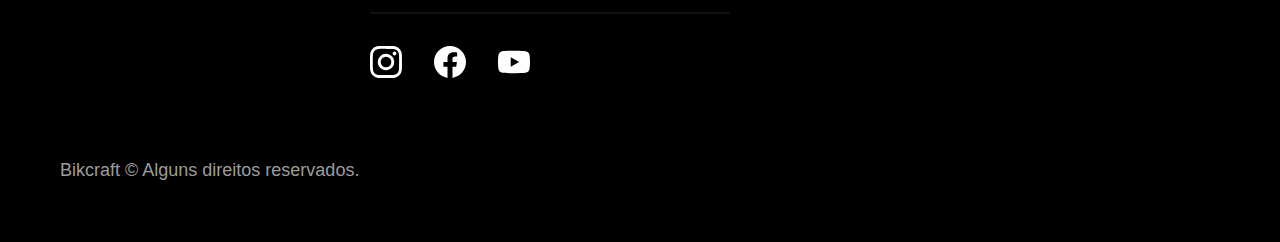
<file: orcamento.html>
<!DOCTYPE html>
<html lang="pt-br">
  <head>
    <meta charset="UTF-8" />
    <meta name="viewport" content="width=device-width, initial-scale=1.0" />

    <title>Orçamento | Bikcraft</title>
    <meta name="description" content="Orçamento." />

    <link rel="icon" href="./favicon.svg" type="image/svg+xml" />
    <link rel="preload" href="./css/style.min.css" as="style" />
    <link rel="stylesheet" href="./css/style.min.css" />
    <script>
      document.documentElement.classList.add("js");
    </script>
  </head>

  <body id="orcamento">
    <header class="header-bg">
      <div class="header container">
        <a href="./">
          <img
            src="./img/bikcraft.svg"
            width="136"
            height="32"
            alt="Bikcraft"
          />
        </a>

        <nav aria-label="primaria">
          <ul class="header-menu font-1-m cor-0">
            <li><a href="./bicicletas.html">Bicicletas</a></li>
            <li><a href="./seguros.html">Seguros</a></li>
            <li><a href="./contato.html">Contato</a></li>
          </ul>
        </nav>
      </div>
    </header>

    <main>
      <div class="titulo-bg">
        <div class="titulo container">
          <p class="font-2-l-b cor-5">Cotações no seu email</p>
          <h1 class="font-1-xxl cor-0">
            solicite um orçamento<span class="cor-p1">.</span>
          </h1>
        </div>
      </div>

      <form class="orcamento container" action="./orcamento.html">
        <div class="orcamento-produto">
          <h2 class="font-1-xs cor-5">Bikcraft ou Seguro?</h2>

          <input type="radio" name="tipo" value="bikcraft" id="bikcraft" />
          <label for="bikcraft">Bikcraft</label>

          <input type="radio" name="tipo" value="seguro" id="seguro" />
          <label for="seguro">Seguro</label>

          <div class="orcamento-conteudo" id="orcamento-bikcraft">
            <h2 class="font-1-xs cor-5">Escolha a sua</h2>

            <input type="radio" name="produto" value="nimbus" id="nimbus" />
            <label for="nimbus">Nimbus Stark <span>R$ 4999</span></label>
            <div class="orcamento-detalhes">
              <ul class="font-1-xs cor-8">
                <li>
                  <img
                    src="./img/icones/eletrica.svg"
                    width="32"
                    height="32"
                    alt=""
                  />
                  Motor Elétrico
                </li>
                <li>
                  <img
                    src="./img/icones/carbono.svg"
                    width="32"
                    height="32"
                    alt=""
                  />
                  Fibra de Carbono
                </li>
                <li>
                  <img
                    src="./img/icones/velocidade.svg"
                    width="32"
                    height="32"
                    alt=""
                  />
                  50 km/h
                </li>
                <li>
                  <img
                    src="./img/icones/rastreador.svg"
                    width="32"
                    height="32"
                    alt=""
                  />
                  Rastreador
                </li>
              </ul>
              <img
                src="./img/bicicletas/nimbus.jpg"
                width="1120"
                height="680"
                alt="Bicicleta preta"
              />
            </div>

            <input type="radio" name="produto" value="magic" id="magic" />
            <label for="magic">Magic Might <span>R$ 2499</span></label>
            <div class="orcamento-detalhes">
              <ul class="font-1-xs cor-8">
                <li>
                  <img
                    src="./img/icones/eletrica.svg"
                    width="32"
                    height="32"
                    alt=""
                  />
                  Motor Elétrico
                </li>
                <li>
                  <img
                    src="./img/icones/carbono.svg"
                    width="32"
                    height="32"
                    alt=""
                  />
                  Fibra de Carbono
                </li>
                <li>
                  <img
                    src="./img/icones/velocidade.svg"
                    width="32"
                    height="32"
                    alt=""
                  />
                  45 km/h
                </li>
                <li>
                  <img
                    src="./img/icones/rastreador.svg"
                    width="32"
                    height="32"
                    alt=""
                  />
                  Rastreador
                </li>
              </ul>
              <img
                src="./img/bicicletas/magic.jpg"
                width="1120"
                height="680"
                alt="Bicicleta preta"
              />
            </div>

            <input type="radio" name="produto" value="nebula" id="nebula" />
            <label for="nebula">Nebula Cosmic <span>R$ 3999</span></label>
            <div class="orcamento-detalhes">
              <ul class="font-1-xs cor-8">
                <li>
                  <img
                    src="./img/icones/eletrica.svg"
                    width="32"
                    height="32"
                    alt=""
                  />
                  Motor Elétrico
                </li>
                <li>
                  <img
                    src="./img/icones/carbono.svg"
                    width="32"
                    height="32"
                    alt=""
                  />
                  Fibra de Carbono
                </li>
                <li>
                  <img
                    src="./img/icones/velocidade.svg"
                    width="32"
                    height="32"
                    alt=""
                  />
                  40 km/h
                </li>
                <li>
                  <img
                    src="./img/icones/rastreador.svg"
                    width="32"
                    height="32"
                    alt=""
                  />
                  Rastreador
                </li>
              </ul>
              <img
                src="./img/bicicletas/nebula.jpg"
                width="1120"
                height="680"
                alt="Bicicleta branca"
              />
            </div>
          </div>

          <div class="orcamento-conteudo" id="orcamento-seguro">
            <h2 class="font-1-xs cor-5">Escolha o plano</h2>

            <input type="radio" name="produto" value="prata" id="prata" />
            <label for="prata">Prata <span>R$ 199</span></label>

            <input type="radio" name="produto" value="ouro" id="ouro" />
            <label for="ouro">Ouro <span>R$ 299</span></label>
          </div>
        </div>
        <div class="orcamento-dados form">
          <h2 class="font-1-xs cor-9 col-2">dados pessoais</h2>
          <div>
            <label for="nome">Nome</label>
            <input type="text" id="nome" name="nome" />
          </div>
          <div>
            <label for="sobrenome">Sobrenome</label>
            <input type="text" id="sobrenome" name="sobrenome" />
          </div>
          <div class="col-2">
            <label for="cpf">CPF</label>
            <input
              type="text"
              id="cpf"
              name="cpf"
              placeholder="000.000.000-00"
            />
          </div>
          <div class="col-2">
            <label for="email">Email</label>
            <input type="email" id="email" name="email" />
          </div>
          <h2 class="font-1-xs cor-9 col-2">entrega</h2>
          <div>
            <label for="cep">CEP</label>
            <input type="text" id="cep" name="cep" />
          </div>
          <div>
            <label for="numero">Número</label>
            <input type="text" id="numero" name="numero" />
          </div>
          <div>
            <label for="logradouro">Logradouro</label>
            <input type="text" id="logradouro" name="logradouro" />
          </div>
          <div>
            <label for="bairro">Bairro</label>
            <input type="text" id="bairro" name="bairro" />
          </div>
          <div>
            <label for="cidade">Cidade</label>
            <input type="text" id="cidade" name="cidade" />
          </div>
          <div>
            <label for="estado">Estado</label>
            <input type="text" id="estado" name="estado" />
          </div>
          <button class="botao col-2">Solicitar Orçamento</button>
        </div>
      </form>
    </main>

    <footer class="footer-bg">
      <div class="footer container">
        <img src="./img/bikcraft.svg" width="136" height="32" alt="Bikcraft" />
        <div class="footer-contato">
          <h3 class="font-2-l-b cor-0">Contato</h3>
          <ul class="font-2-m cor-5">
            <li><a href="tel:+552199999999">+55 21 9999-9999</a></li>
            <li>
              <a href="mailto:contato@bikcraft.com">contato@bikcraft.com</a>
            </li>
            <li>Rua Ali Perto, 42 - Botafogo</li>
            <li>Rio de Janeiro - RJ</li>
          </ul>
          <div class="footer-redes">
            <a href="./">
              <img
                src="./img/redes/instagram.svg"
                width="32"
                height="32"
                alt="Instagram"
              />
            </a>
            <a href="./">
              <img
                src="./img/redes/facebook.svg"
                width="32"
                height="32"
                alt="Facebook"
              />
            </a>
            <a href="./">
              <img
                src="./img/redes/youtube.svg"
                width="32"
                height="32"
                alt="Youtube"
              />
            </a>
          </div>
        </div>
        <div class="footer-informacoes">
          <h3 class="font-2-l-b cor-0">Informações</h3>
          <nav>
            <ul class="font-1-m cor-5">
              <li><a href="./bicicletas.html">Bicicletas</a></li>
              <li><a href="./seguros.html">Seguros</a></li>
              <li><a href="./contato.html">Contato</a></li>
              <li><a href="./termos.html">Termos e Condições</a></li>
            </ul>
          </nav>
        </div>
        <p class="footer-copy font-2-m cor-6">
          Bikcraft © Alguns direitos reservados.
        </p>
      </div>
    </footer>
    <script src="./js/script.js"></script>
  </body>
</html>
</file>
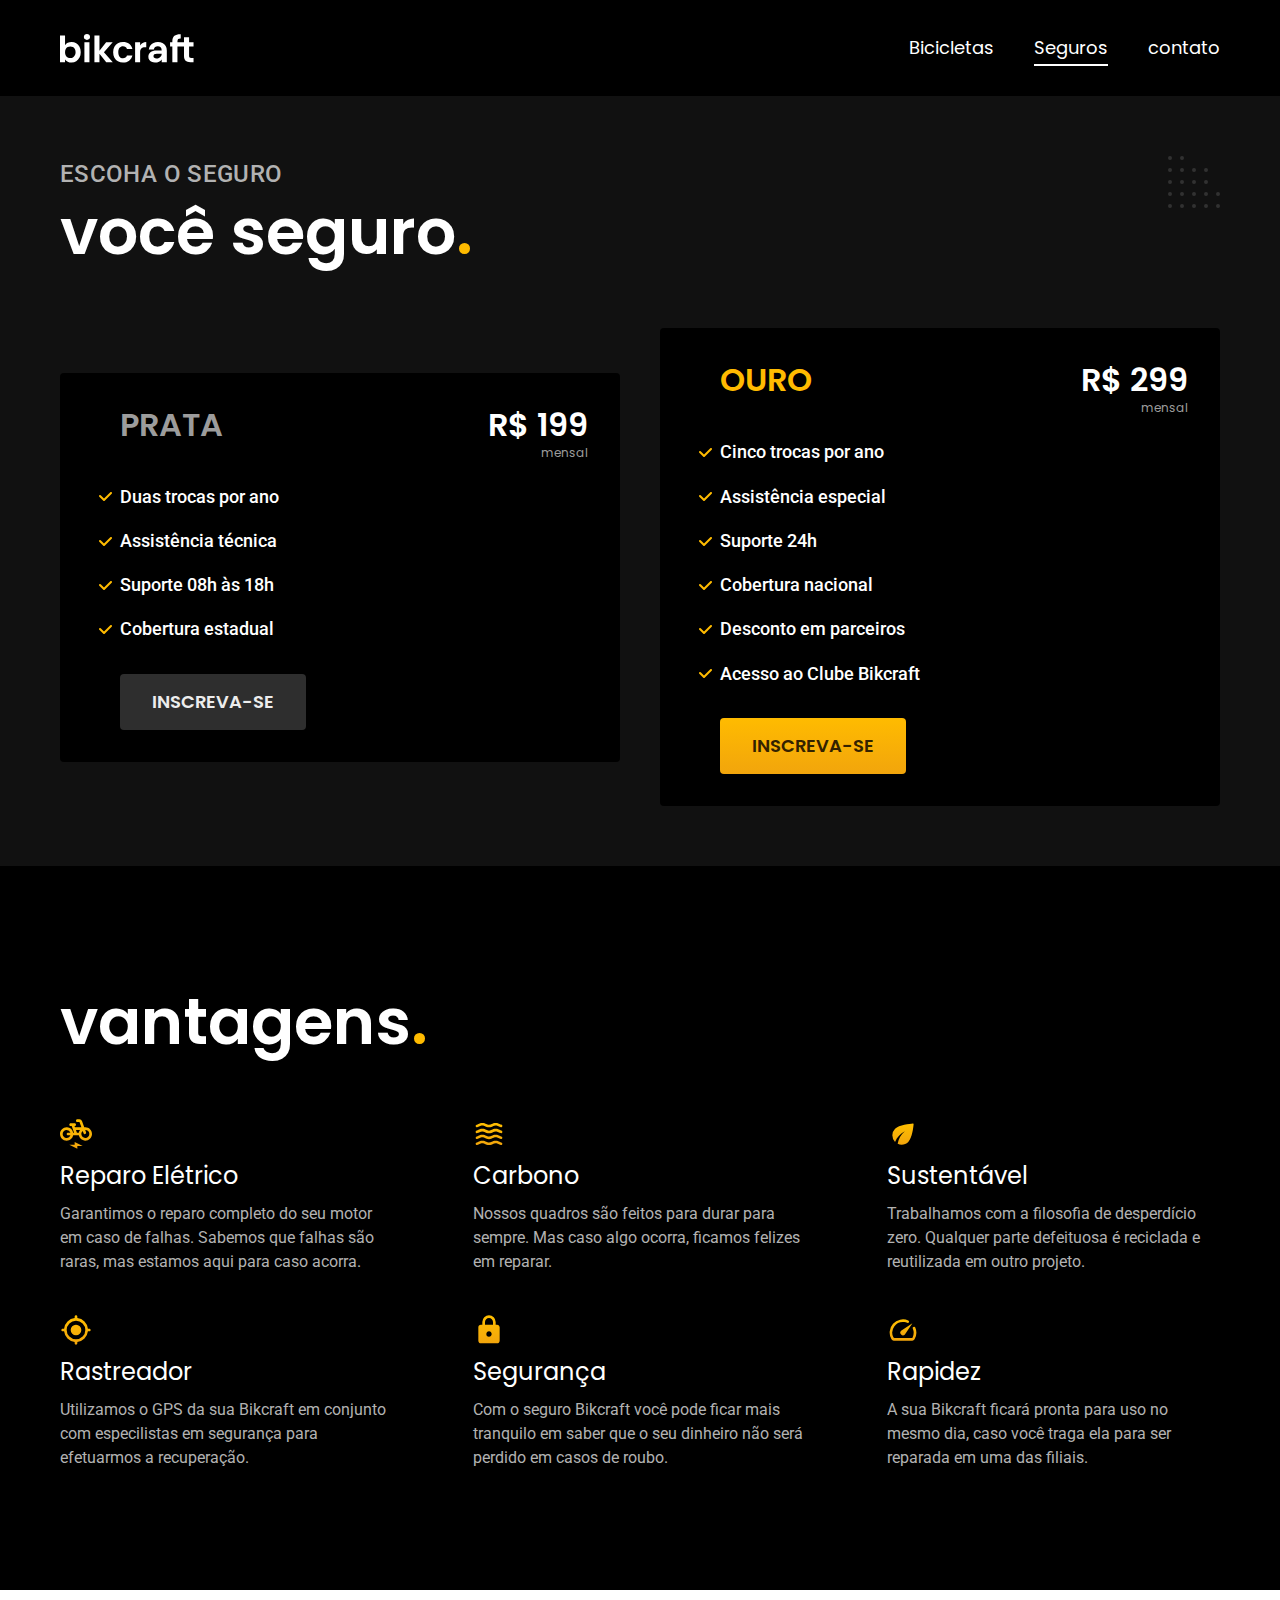
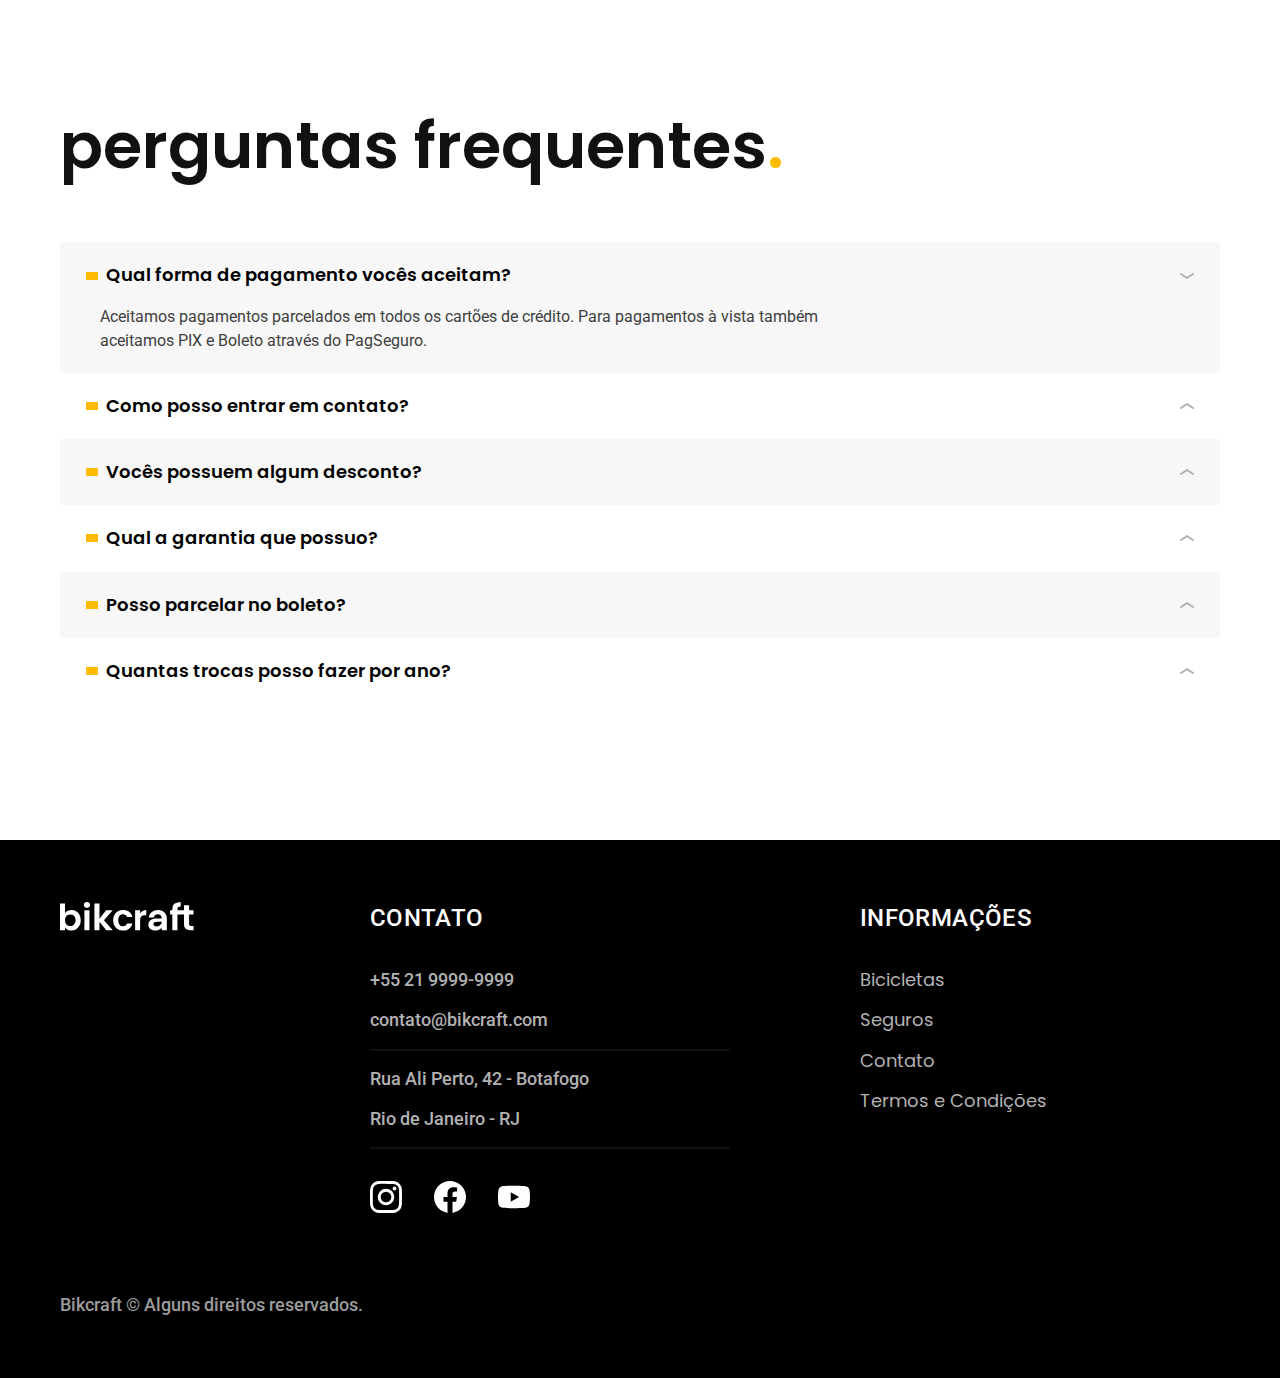
<file: seguros.html>
<!DOCTYPE html>
<html lang="pt-br">
  <head>
    <meta charset="UTF-8" />
    <meta name="viewport" content="width=device-width, initial-scale=1.0" />
    <meta name="description" content="Seguros." />
    <link rel="icon" href="./favicon.svg" type="image/svg+xml" />
    <link rel="preload" href="./css/style.min.css" as="style" />
    <link rel="stylesheet" href="./css/style.min.css" />
    <link rel="preconnect" href="https://fonts.googleapis.com" />
    <link rel="preconnect" href="https://fonts.gstatic.com" crossorigin />
    <link
      href="https://fonts.googleapis.com/css2?family=Merriweather:ital,wght@1,900&family=Poppins:wght@400;600&family=Roboto:wght@400;500&display=swap"
      rel="stylesheet"
    />
    <title>Seguros | Bikcraft</title>
    <script>
      document.documentElement.classList.add("js");
    </script>
  </head>
  <body id="seguros">
    <header class="header-bg">
      <div class="header container">
        <a href="./">
          <img
            src="./img/bikcraft.svg"
            width="136"
            height="32"
            alt="Bikcraft"
          />
        </a>

        <nav aria-label="primaria">
          <ul class="header-menu font-1-m cor-0">
            <li><a href="./bicicletas.html">Bicicletas</a></li>
            <li><a href="./seguros.html">Seguros</a></li>
            <li><a href="./contato.html">contato</a></li>
          </ul>
        </nav>
      </div>
    </header>

    <main class="seguros-bg">
      <div class="titulo-bg">
        <div class="titulo container">
          <p class="font-2-l-b cor-5">Escoha o seguro</p>
          <h1 class="font-1-xxl cor-0">
            você seguro<span class="cor-p1">.</span>
          </h1>
        </div>
      </div>

      <div class="seguros container">
        <div class="seguros-item fadeInLeft" data-anime="200">
          <h3 class="font-1-xl cor-6">PRATA</h3>
          <span class="font-1-xl cor-0"
            >R$ 199 <span class="font-1-xs cor-6">mensal</span></span
          >
          <ul class="font-2-m cor-0">
            <li>Duas trocas por ano</li>
            <li>Assistência técnica</li>
            <li>Suporte 08h às 18h</li>
            <li>Cobertura estadual</li>
          </ul>
          <a
            class="botao secundario"
            href="./orcamento.html?tipo=seguro&produto=prata"
            >Inscreva-se</a
          >
        </div>

        <div class="seguros-item fadeInRight" data-anime="400">
          <h3 class="font-1-xl cor-p1">OURO</h3>
          <span class="font-1-xl cor-0"
            >R$ 299 <span class="font-1-xs cor-6">mensal</span></span
          >
          <ul class="font-2-m cor-0">
            <li>Cinco trocas por ano</li>
            <li>Assistência especial</li>
            <li>Suporte 24h</li>
            <li>Cobertura nacional</li>
            <li>Desconto em parceiros</li>
            <li>Acesso ao Clube Bikcraft</li>
          </ul>
          <a class="botao" href="./orcamento.html?tipo=seguro&produto=ouro"
            >Inscreva-se</a
          >
        </div>
      </div>
    </main>

    <article class="vantagens-bg">
      <div class="vantagens container">
        <h2 class="font-1-xxl cor-0">vantagens<span class="cor-p1">.</span></h2>
        <ul>
          <li>
            <img
              src="./img/icones/eletrica.svg"
              width="32"
              height="32"
              alt=""
            />
            <h3 class="font-1-l cor-0">Reparo Elétrico</h3>
            <p class="font-2-s cor-5">
              Garantimos o reparo completo do seu motor em caso de falhas.
              Sabemos que falhas são raras, mas estamos aqui para caso acorra.
            </p>
          </li>
          <li>
            <img src="./img/icones/carbono.svg" width="32" height="32" alt="" />
            <h3 class="font-1-l cor-0">Carbono</h3>
            <p class="font-2-s cor-5">
              Nossos quadros são feitos para durar para sempre. Mas caso algo
              ocorra, ficamos felizes em reparar.
            </p>
          </li>
          <li>
            <img
              src="./img/icones/sustentavel.svg"
              width="32"
              height="32"
              alt=""
            />
            <h3 class="font-1-l cor-0">Sustentável</h3>
            <p class="font-2-s cor-5">
              Trabalhamos com a filosofia de desperdício zero. Qualquer parte
              defeituosa é reciclada e reutilizada em outro projeto.
            </p>
          </li>
          <li>
            <img
              src="./img/icones/rastreador.svg"
              width="32"
              height="32"
              alt=""
            />
            <h3 class="font-1-l cor-0">Rastreador</h3>
            <p class="font-2-s cor-5">
              Utilizamos o GPS da sua Bikcraft em conjunto com especilistas em
              segurança para efetuarmos a recuperação.
            </p>
          </li>
          <li>
            <img src="./img/icones/seguro.svg" width="32" height="32" alt="" />
            <h3 class="font-1-l cor-0">Segurança</h3>
            <p class="font-2-s cor-5">
              Com o seguro Bikcraft você pode ficar mais tranquilo em saber que
              o seu dinheiro não será perdido em casos de roubo.
            </p>
          </li>
          <li>
            <img
              src="./img/icones/velocidade.svg"
              width="32"
              height="32"
              alt=""
            />
            <h3 class="font-1-l cor-0">Rapidez</h3>
            <p class="font-2-s cor-5">
              A sua Bikcraft ficará pronta para uso no mesmo dia, caso você
              traga ela para ser reparada em uma das filiais.
            </p>
          </li>
        </ul>
      </div>
    </article>

    <article class="perguntas container">
      <h2 class="font-1-xxl">
        perguntas frequentes<span class="cor-p1">.</span>
      </h2>

      <dl>
        <div>
          <dt>
            <button
              class="font-1-m-b"
              aria-controls="pergunta1"
              aria-expanded="true"
            >
              Qual forma de pagamento vocês aceitam?
            </button>
          </dt>
          <dd class="font-2-s cor-9 ativa" id="pergunta1">
            Aceitamos pagamentos parcelados em todos os cartões de crédito. Para
            pagamentos à vista também aceitamos PIX e Boleto através do
            PagSeguro.
          </dd>
        </div>
        <div>
          <dt class="font-1-m-b">
            <button
              class="font-1-m-b"
              aria-controls="pergunta2"
              aria-expanded="false"
            >
              Como posso entrar em contato?
            </button>
          </dt>
          <dd class="font-2-s cor-9" id="pergunta2">
            Aceitamos pagamentos parcelados em todos os cartões de crédito. Para
            pagamentos à vista também aceitamos PIX e Boleto através do
            PagSeguro.
          </dd>
        </div>
        <div>
          <dt class="font-1-m-b">
            <button
              class="font-1-m-b"
              aria-controls="pergunta3"
              aria-expanded="false"
            >
              Vocês possuem algum desconto?
            </button>
          </dt>
          <dd class="font-2-s cor-9" id="pergunta3">
            Aceitamos pagamentos parcelados em todos os cartões de crédito. Para
            pagamentos à vista também aceitamos PIX e Boleto através do
            PagSeguro.
          </dd>
        </div>
        <div>
          <dt class="font-1-m-b">
            <button
              class="font-1-m-b"
              aria-controls="pergunta4"
              aria-expanded="false"
            >
              Qual a garantia que possuo?
            </button>
          </dt>
          <dd class="font-2-s cor-9" id="pergunta4">
            Aceitamos pagamentos parcelados em todos os cartões de crédito. Para
            pagamentos à vista também aceitamos PIX e Boleto através do
            PagSeguro.
          </dd>
        </div>
        <div>
          <dt class="font-1-m-b">
            <button
              class="font-1-m-b"
              aria-controls="pergunta5"
              aria-expanded="false"
            >
              Posso parcelar no boleto?
            </button>
          </dt>
          <dd class="font-2-s cor-9" id="pergunta5">
            Aceitamos pagamentos parcelados em todos os cartões de crédito. Para
            pagamentos à vista também aceitamos PIX e Boleto através do
            PagSeguro.
          </dd>
        </div>
        <div>
          <dt class="font-1-m-b">
            <button
              class="font-1-m-b"
              aria-controls="pergunta6"
              aria-expanded="false"
            >
              Quantas trocas posso fazer por ano?
            </button>
          </dt>
          <dd class="font-2-s cor-9" id="pergunta6">
            Aceitamos pagamentos parcelados em todos os cartões de crédito. Para
            pagamentos à vista também aceitamos PIX e Boleto através do
            PagSeguro.
          </dd>
        </div>
      </dl>
    </article>

    <footer class="footer-bg">
      <div class="footer container">
        <img src="./img/bikcraft.svg" width="136" height="32" alt="Bikcraft" />
        <div class="footer-contato">
          <h3 class="font-2-l-b cor-0">Contato</h3>
          <ul class="font-2-m cor-5">
            <li><a href="tel:+552199999999">+55 21 9999-9999</a></li>
            <li>
              <a href="mailto:contato@bikcraft.com">contato@bikcraft.com</a>
            </li>
            <li>Rua Ali Perto, 42 - Botafogo</li>
            <li>Rio de Janeiro - RJ</li>
          </ul>
          <div class="footer-redes">
            <a href="./">
              <img
                src="./img/redes/instagram.svg"
                width="32"
                height="32"
                alt="Isntagram"
              />
            </a>
            <a href="./">
              <img
                src="./img/redes/facebook.svg"
                width="32"
                height="32"
                alt="Facebook"
              />
            </a>
            <a href="./">
              <img
                src="./img/redes/youtube.svg"
                width="32"
                height="32"
                alt="Youtube"
              />
            </a>
          </div>
        </div>
        <div class="footer-informacoes">
          <h3 class="font-2-l-b cor-0">Informações</h3>
          <nav>
            <ul class="font-1-m cor-5">
              <li><a href="./bicicletas.html">Bicicletas</a></li>
              <li><a href="./seguros.html">Seguros</a></li>
              <li><a href="./contato.html">Contato</a></li>
              <li><a href="./termos.html">Termos e Condições</a></li>
            </ul>
          </nav>
        </div>
        <p class="footer-copy font-2-m cor-6">
          Bikcraft © Alguns direitos reservados.
        </p>
      </div>
    </footer>
    <script src="./js/plugins/simple-anime.js"></script>
    <script src="./js/script.js"></script>
  </body>
</html>
</file>
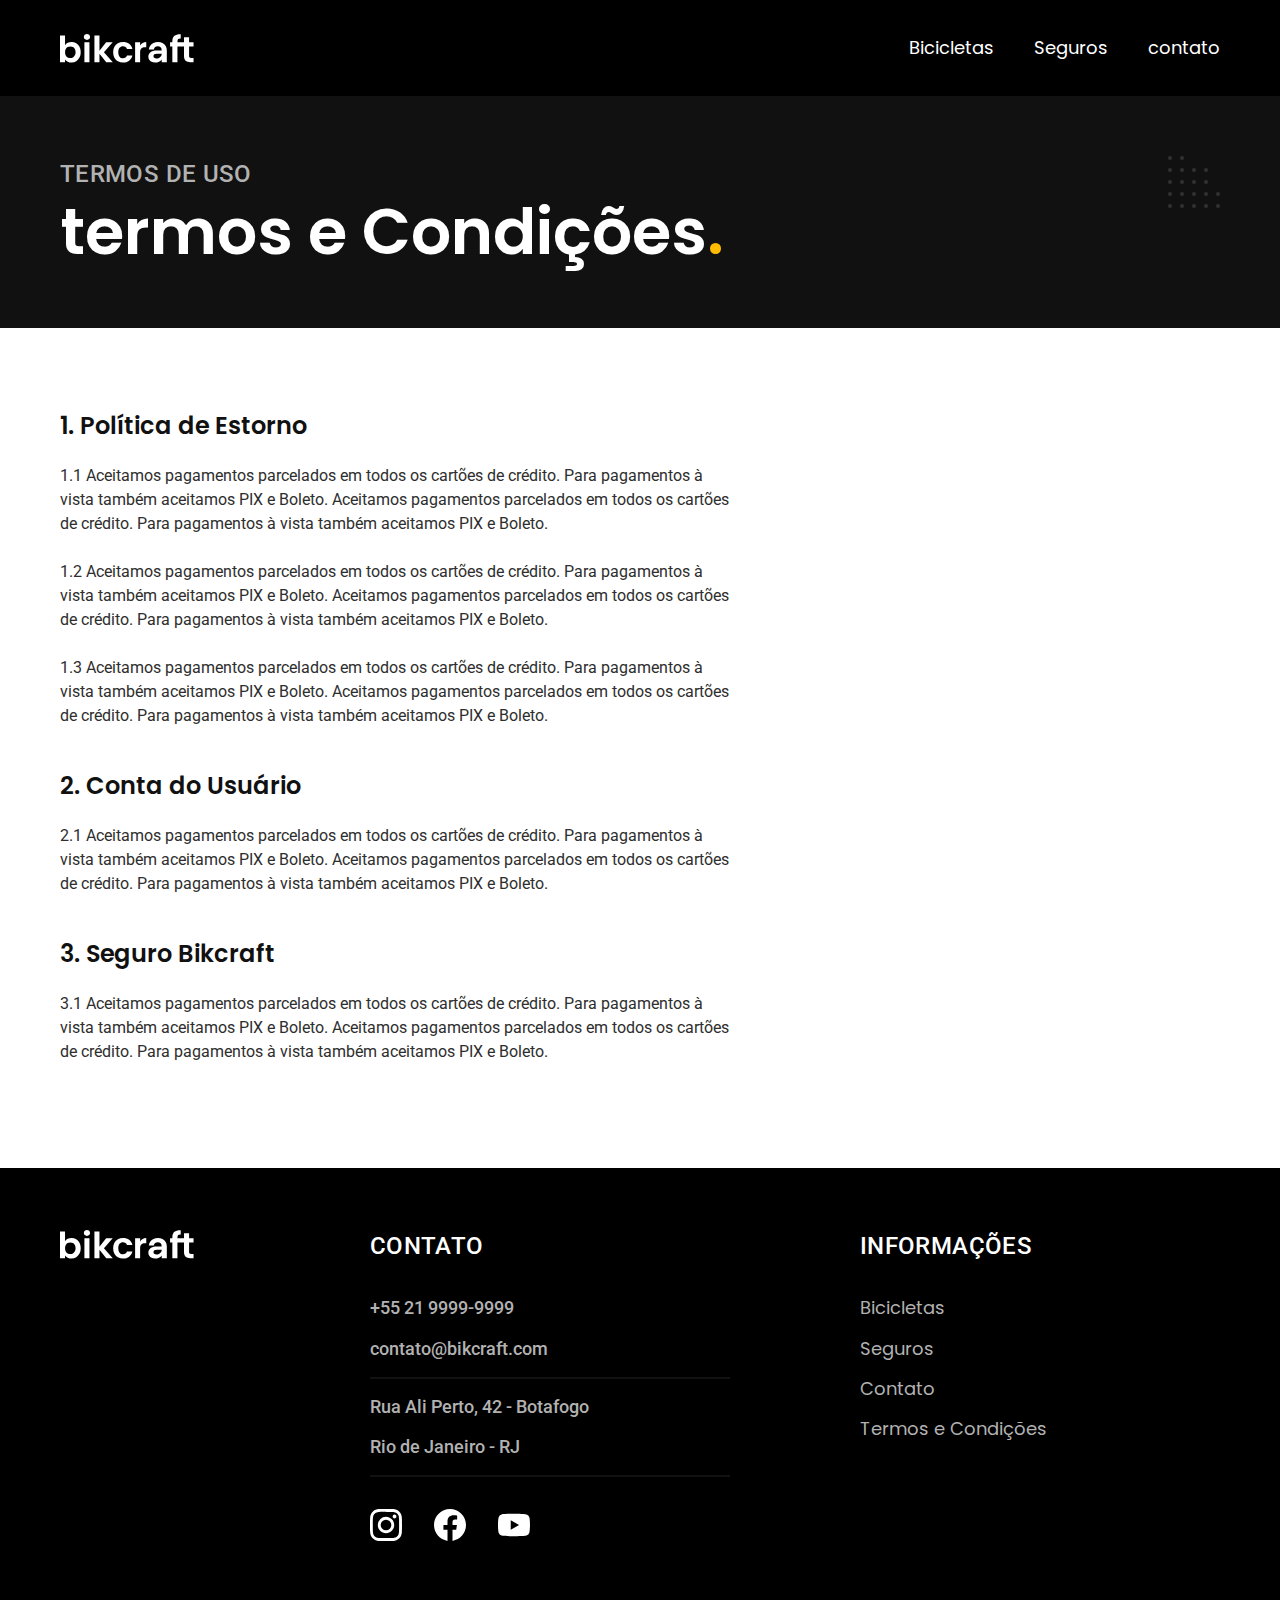
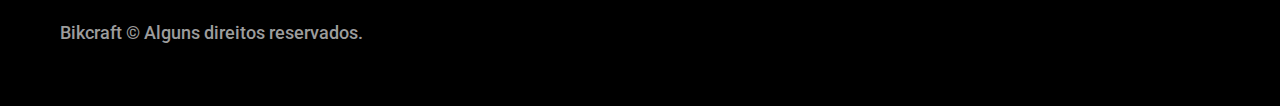
<file: termos.html>
<!DOCTYPE html>
<html lang="pt-br">
  <head>
    <meta charset="UTF-8" />
    <meta name="viewport" content="width=device-width, initial-scale=1.0" />
    <meta name="description" content="Termos e condições." />
    <link rel="icon" href="./favicon.svg" type="image/svg+xml" />
    <link rel="preload" href="./css/style.min.css" as="style" />
    <link rel="stylesheet" href="./css/style.min.css" />
    <link rel="preconnect" href="https://fonts.googleapis.com" />
    <link rel="preconnect" href="https://fonts.gstatic.com" crossorigin />
    <link
      href="https://fonts.googleapis.com/css2?family=Merriweather:ital,wght@1,900&family=Poppins:wght@400;600&family=Roboto:wght@400;500&display=swap"
      rel="stylesheet"
    />
    <title>Termos e Condições | Bikcraft</title>
    <script>
      document.documentElement.classList.add("js");
    </script>
  </head>
  <body id="termos">
    <header class="header-bg">
      <div class="header container">
        <a href="./">
          <img
            src="./img/bikcraft.svg"
            width="136"
            height="32"
            alt="Bikcraft"
          />
        </a>

        <nav aria-label="primaria">
          <ul class="header-menu font-1-m cor-0">
            <li><a href="./bicicletas.html">Bicicletas</a></li>
            <li><a href="./seguros.html">Seguros</a></li>
            <li><a href="./contato.html">contato</a></li>
          </ul>
        </nav>
      </div>
    </header>

    <main>
      <div class="titulo-bg">
        <div class="titulo container">
          <p class="font-2-l-b cor-5">Termos de uso</p>
          <h1 class="font-1-xxl cor-0">
            termos e Condições<span class="cor-p1">.</span>
          </h1>
        </div>
      </div>

      <div class="termos font-2-s cor-10 container">
        <h2 class="font-1-l cor-11">1. Política de Estorno</h2>
        <p>
          1.1 Aceitamos pagamentos parcelados em todos os cartões de crédito.
          Para pagamentos à vista também aceitamos PIX e Boleto. Aceitamos
          pagamentos parcelados em todos os cartões de crédito. Para pagamentos
          à vista também aceitamos PIX e Boleto.
        </p>
        <p>
          1.2 Aceitamos pagamentos parcelados em todos os cartões de crédito.
          Para pagamentos à vista também aceitamos PIX e Boleto. Aceitamos
          pagamentos parcelados em todos os cartões de crédito. Para pagamentos
          à vista também aceitamos PIX e Boleto.
        </p>
        <p>
          1.3 Aceitamos pagamentos parcelados em todos os cartões de crédito.
          Para pagamentos à vista também aceitamos PIX e Boleto. Aceitamos
          pagamentos parcelados em todos os cartões de crédito. Para pagamentos
          à vista também aceitamos PIX e Boleto.
        </p>
        <h2 class="font-1-l cor-11">2. Conta do Usuário</h2>
        <p>
          2.1 Aceitamos pagamentos parcelados em todos os cartões de crédito.
          Para pagamentos à vista também aceitamos PIX e Boleto. Aceitamos
          pagamentos parcelados em todos os cartões de crédito. Para pagamentos
          à vista também aceitamos PIX e Boleto.
        </p>
        <h2 class="font-1-l cor-11">3. Seguro Bikcraft</h2>
        <p>
          3.1 Aceitamos pagamentos parcelados em todos os cartões de crédito.
          Para pagamentos à vista também aceitamos PIX e Boleto. Aceitamos
          pagamentos parcelados em todos os cartões de crédito. Para pagamentos
          à vista também aceitamos PIX e Boleto.
        </p>
      </div>
    </main>

    <footer class="footer-bg">
      <div class="footer container">
        <img src="./img/bikcraft.svg" width="136" height="32" alt="Bikcraft" />
        <div class="footer-contato">
          <h3 class="font-2-l-b cor-0">Contato</h3>
          <ul class="font-2-m cor-5">
            <li><a href="tel:+552199999999">+55 21 9999-9999</a></li>
            <li>
              <a href="mailto:contato@bikcraft.com">contato@bikcraft.com</a>
            </li>
            <li>Rua Ali Perto, 42 - Botafogo</li>
            <li>Rio de Janeiro - RJ</li>
          </ul>
          <div class="footer-redes">
            <a href="./">
              <img
                src="./img/redes/instagram.svg"
                width="32"
                height="32"
                alt="Isntagram"
              />
            </a>
            <a href="./">
              <img
                src="./img/redes/facebook.svg"
                width="32"
                height="32"
                alt="Facebook"
              />
            </a>
            <a href="./">
              <img
                src="./img/redes/youtube.svg"
                width="32"
                height="32"
                alt="Youtube"
              />
            </a>
          </div>
        </div>
        <div class="footer-informacoes">
          <h3 class="font-2-l-b cor-0">Informações</h3>
          <nav>
            <ul class="font-1-m cor-5">
              <li><a href="./bicicletas.html">Bicicletas</a></li>
              <li><a href="./seguros.html">Seguros</a></li>
              <li><a href="./contato.html">Contato</a></li>
              <li><a href="./termos.html">Termos e Condições</a></li>
            </ul>
          </nav>
        </div>
        <p class="footer-copy font-2-m cor-6">
          Bikcraft © Alguns direitos reservados.
        </p>
      </div>
    </footer>
    <script src="./js/script.js"></script>
  </body>
</html>
</file>
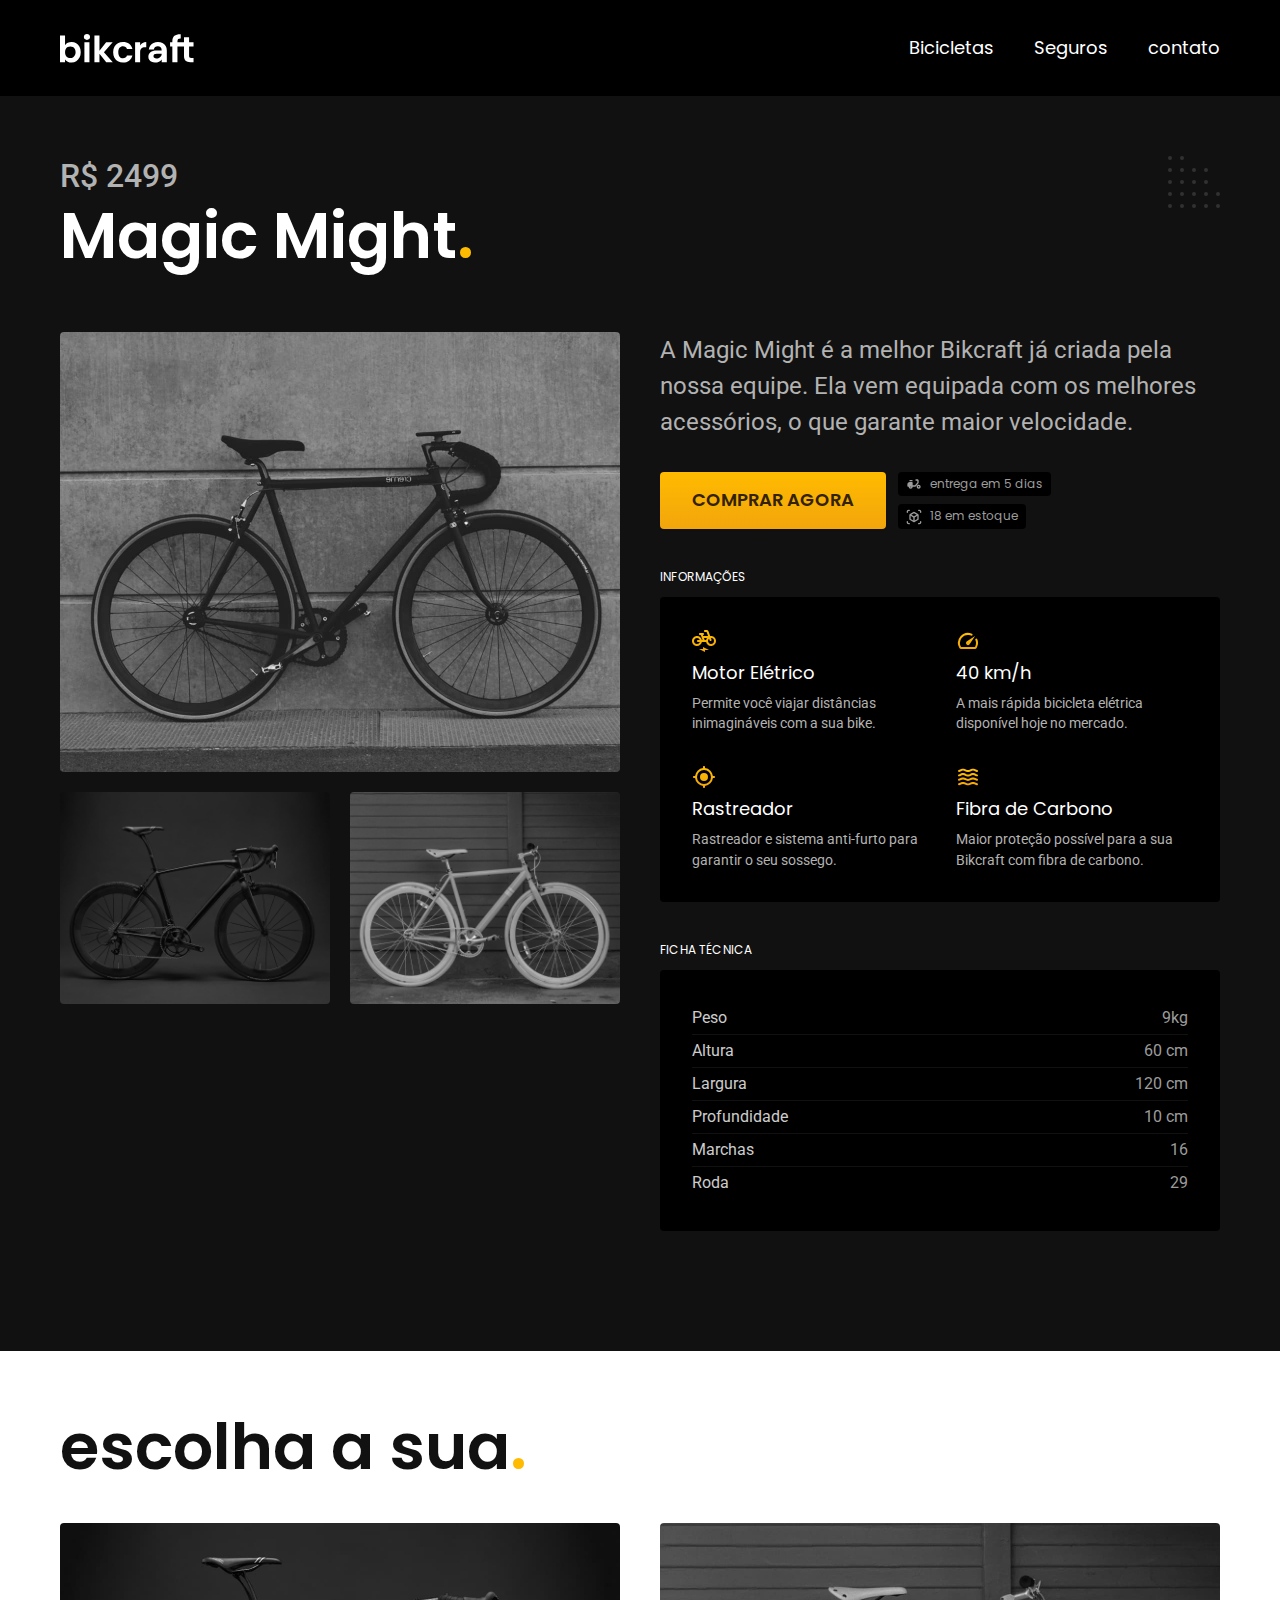
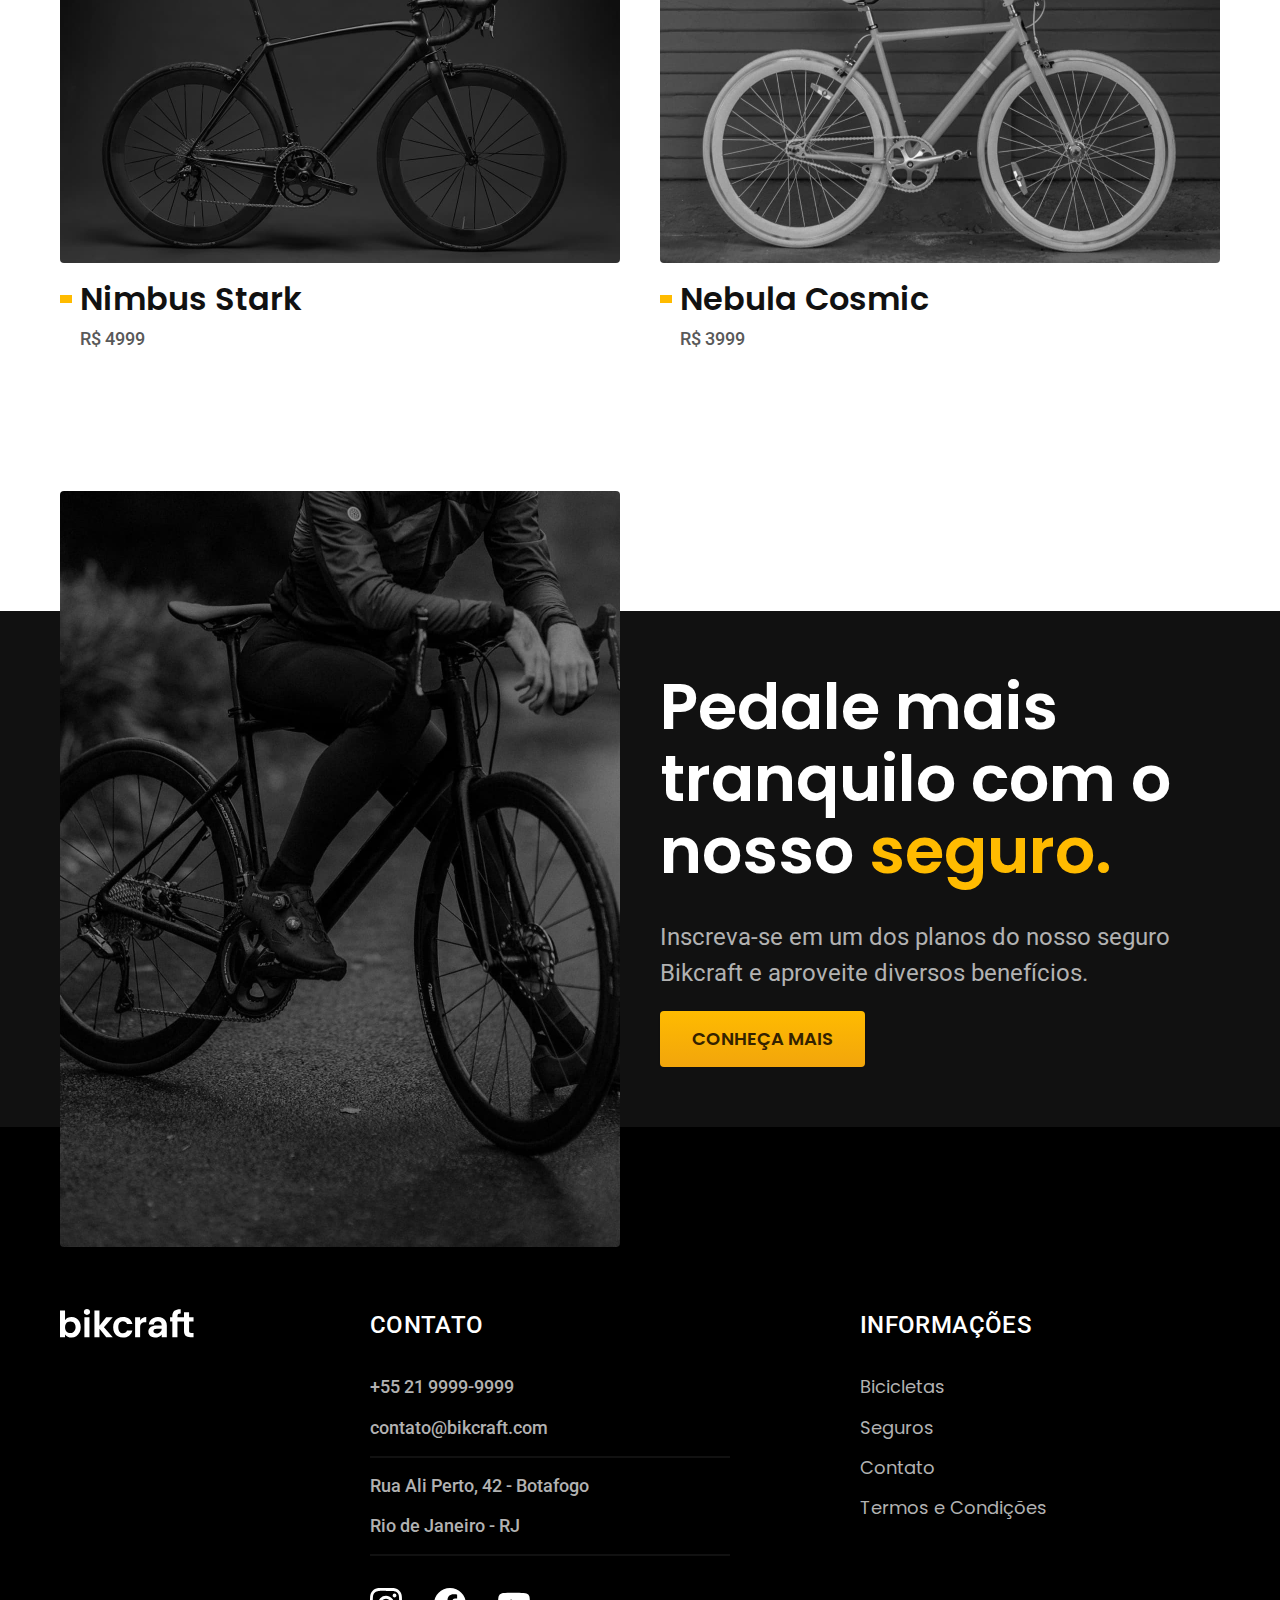
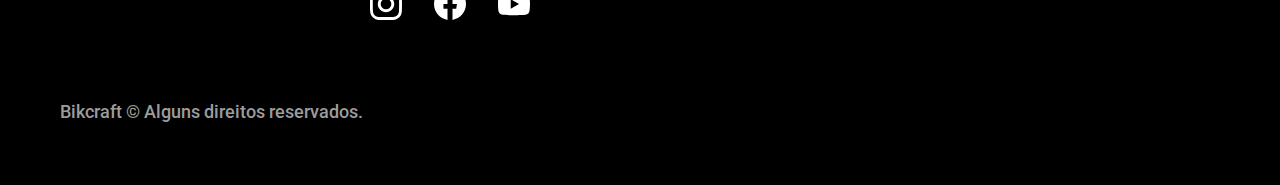
<file: bicicletas/magic.html>
<!DOCTYPE html>
<html lang="pt-br">
  <head>
    <meta charset="UTF-8" />
    <meta name="viewport" content="width=device-width, initial-scale=1.0" />
    <meta name="description" content="Termos e condições." />
    <link rel="icon" href="../favicon.svg" type="image/svg+xml" />
    <link rel="preload" href="../css/style.min.css" as="style" />
    <link rel="stylesheet" href="../css/style.min.css" />
    <link rel="preconnect" href="https://fonts.googleapis.com" />
    <link rel="preconnect" href="https://fonts.gstatic.com" crossorigin />
    <link
      href="https://fonts.googleapis.com/css2?family=Merriweather:ital,wght@1,900&family=Poppins:wght@400;600&family=Roboto:wght@400;500&display=swap"
      rel="stylesheet"
    />
    <title>Magic | Bikcraft</title>
    <script>
      document.documentElement.classList.add("js");
    </script>
  </head>
  <body id="bicicleta">
    <header class="header-bg">
      <div class="header container">
        <a href="../">
          <img
            src="../img/bikcraft.svg"
            width="136"
            height="32"
            alt="Bikcraft"
          />
        </a>

        <nav aria-label="primaria">
          <ul class="header-menu font-1-m cor-0">
            <li><a href="../bicicletas.html">Bicicletas</a></li>
            <li><a href="../seguros.html">Seguros</a></li>
            <li><a href="../contato.html">contato</a></li>
          </ul>
        </nav>
      </div>
    </header>

    <main class="titulo-bg">
      <div>
        <div class="titulo container">
          <p class="font-2-xl cor-5">R$ 2499</p>
          <h1 class="font-1-xxl cor-0">
            Magic Might<span class="cor-p1">.</span>
          </h1>
        </div>
      </div>

      <div class="bicicleta container">
        <div class="bicicleta-imagens">
          <img
            src="../img/bicicleta/nimbus2.jpg"
            width="1120"
            height="880"
            alt="Bicicleta 1"
          />
          <img
            src="../img/bicicleta/nimbus1.jpg"
            width="1120"
            height="880"
            alt="Bicicleta 2"
          />
          <img
            src="../img/bicicleta/nimbus3.jpg"
            width="1120"
            height="880"
            alt="Bicicleta 3"
          />
        </div>

        <div class="bicicleta-conteudo">
          <p class="font-2-l cor-5">
            A Magic Might é a melhor Bikcraft já criada pela nossa equipe. Ela
            vem equipada com os melhores acessórios, o que garante maior
            velocidade.
          </p>
          <div class="bicicleta-comprar">
            <a
              class="botao"
              href="../orcamento.html?tipo=bikcraft&produto=magic"
              >Comprar Agora</a
            >
            <span class="font-1-xs cor-6"
              ><img
                src="../img/icones/entrega.svg"
                width="16"
                height="16"
                alt=""
              />
              entrega em 5 dias</span
            >
            <span class="font-1-xs cor-6"
              ><img
                src="../img/icones/estoque.svg"
                width="16"
                height="16"
                alt=""
              />
              18 em estoque</span
            >
          </div>

          <h2 class="font-1-xs cor-0">Informações</h2>
          <ul class="bicicleta-informacoes">
            <li>
              <img
                src="../img/icones/eletrica.svg"
                width="32"
                height="32"
                alt=""
              />
              <h3 class="font-1-m cor-0">Motor Elétrico</h3>
              <p class="font-2-xs cor-5">
                Permite você viajar distâncias inimagináveis com a sua bike.
              </p>
            </li>
            <li>
              <img
                src="../img/icones/velocidade.svg"
                width="32"
                height="32"
                alt=""
              />
              <h3 class="font-1-m cor-0">40 km/h</h3>
              <p class="font-2-xs cor-5">
                A mais rápida bicicleta elétrica disponível hoje no mercado.
              </p>
            </li>
            <li>
              <img
                src="../img/icones/rastreador.svg"
                width="32"
                height="32"
                alt=""
              />
              <h3 class="font-1-m cor-0">Rastreador</h3>
              <p class="font-2-xs cor-5">
                Rastreador e sistema anti-furto para garantir o seu sossego.
              </p>
            </li>
            <li>
              <img
                src="../img/icones/carbono.svg"
                width="32"
                height="32"
                alt=""
              />
              <h3 class="font-1-m cor-0">Fibra de Carbono</h3>
              <p class="font-2-xs cor-5">
                Maior proteção possível para a sua Bikcraft com fibra de
                carbono.
              </p>
            </li>
          </ul>
          <h2 class="font-1-xs cor-0">Ficha Técnica</h2>
          <ul class="bicicleta-ficha font-2-s cor-4">
            <li>Peso <span>9kg</span></li>
            <li>Altura <span>60 cm</span></li>
            <li>Largura <span>120 cm</span></li>
            <li>Profundidade <span>10 cm</span></li>
            <li>Marchas <span>16</span></li>
            <li>Roda <span>29</span></li>
          </ul>
        </div>
      </div>
    </main>

    <article class="bicicletas-lista container">
      <h2 class="font-1-xxl">escolha a sua<span class="cor-p1">.</span></h2>

      <ul>
        <li>
          <a href="./nimbus.html">
            <img
              src="../img/bicicletas/nimbus.jpg"
              width="1120"
              height="680"
              alt="Bicicleta preta."
            />
            <h3 class="font-1-xl">Nimbus Stark</h3>
            <span class="font-2-m cor-8">R$ 4999</span>
          </a>
        </li>

        <li>
          <a href="./nebula.html">
            <img
              src="../img/bicicletas/nebula.jpg"
              width="1120"
              height="680"
              alt="Bicicleta preta."
            />
            <h3 class="font-1-xl">Nebula Cosmic</h3>
            <span class="font-2-m cor-8">R$ 3999</span>
          </a>
        </li>
      </ul>
    </article>

    <article class="seguro-bg">
      <div class="seguro container">
        <div class="seguro-imagem">
          <img
            src="../img/fotos/seguros.jpg"
            width="1360"
            height="1512"
            alt="Pessoa parada em cima de uma bicicleta."
          />
        </div>
        <div class="seguro-conteudo">
          <h2 class="font-1-xxl cor-0">
            Pedale mais tranquilo com o nosso
            <span class="cor-p1">seguro.</span>
          </h2>
          <p class="font-2-l cor-5">
            Inscreva-se em um dos planos do nosso seguro Bikcraft e aproveite
            diversos benefícios.
          </p>
          <a class="botao" href="../seguros.html">Conheça Mais</a>
        </div>
      </div>
    </article>

    <footer class="footer-bg">
      <div class="footer container">
        <img src="../img/bikcraft.svg" width="136" height="32" alt="Bikcraft" />
        <div class="footer-contato">
          <h3 class="font-2-l-b cor-0">Contato</h3>
          <ul class="font-2-m cor-5">
            <li><a href="tel:+552199999999">+55 21 9999-9999</a></li>
            <li>
              <a href="mailto:contato@bikcraft.com">contato@bikcraft.com</a>
            </li>
            <li>Rua Ali Perto, 42 - Botafogo</li>
            <li>Rio de Janeiro - RJ</li>
          </ul>
          <div class="footer-redes">
            <a href="../">
              <img
                src="../img/redes/instagram.svg"
                width="32"
                height="32"
                alt="Isntagram"
              />
            </a>
            <a href="../">
              <img
                src="../img/redes/facebook.svg"
                width="32"
                height="32"
                alt="Facebook"
              />
            </a>
            <a href="../">
              <img
                src="../img/redes/youtube.svg"
                width="32"
                height="32"
                alt="Youtube"
              />
            </a>
          </div>
        </div>
        <div class="footer-informacoes">
          <h3 class="font-2-l-b cor-0">Informações</h3>
          <nav>
            <ul class="font-1-m cor-5">
              <li><a href="../bicicletas.html">Bicicletas</a></li>
              <li><a href="../seguros.html">Seguros</a></li>
              <li><a href="../contato.html">Contato</a></li>
              <li><a href="../termos.html">Termos e Condições</a></li>
            </ul>
          </nav>
        </div>
        <p class="footer-copy font-2-m cor-6">
          Bikcraft © Alguns direitos reservados.
        </p>
      </div>
    </footer>
    <script src="../js/script.js"></script>
  </body>
</html>
</file>
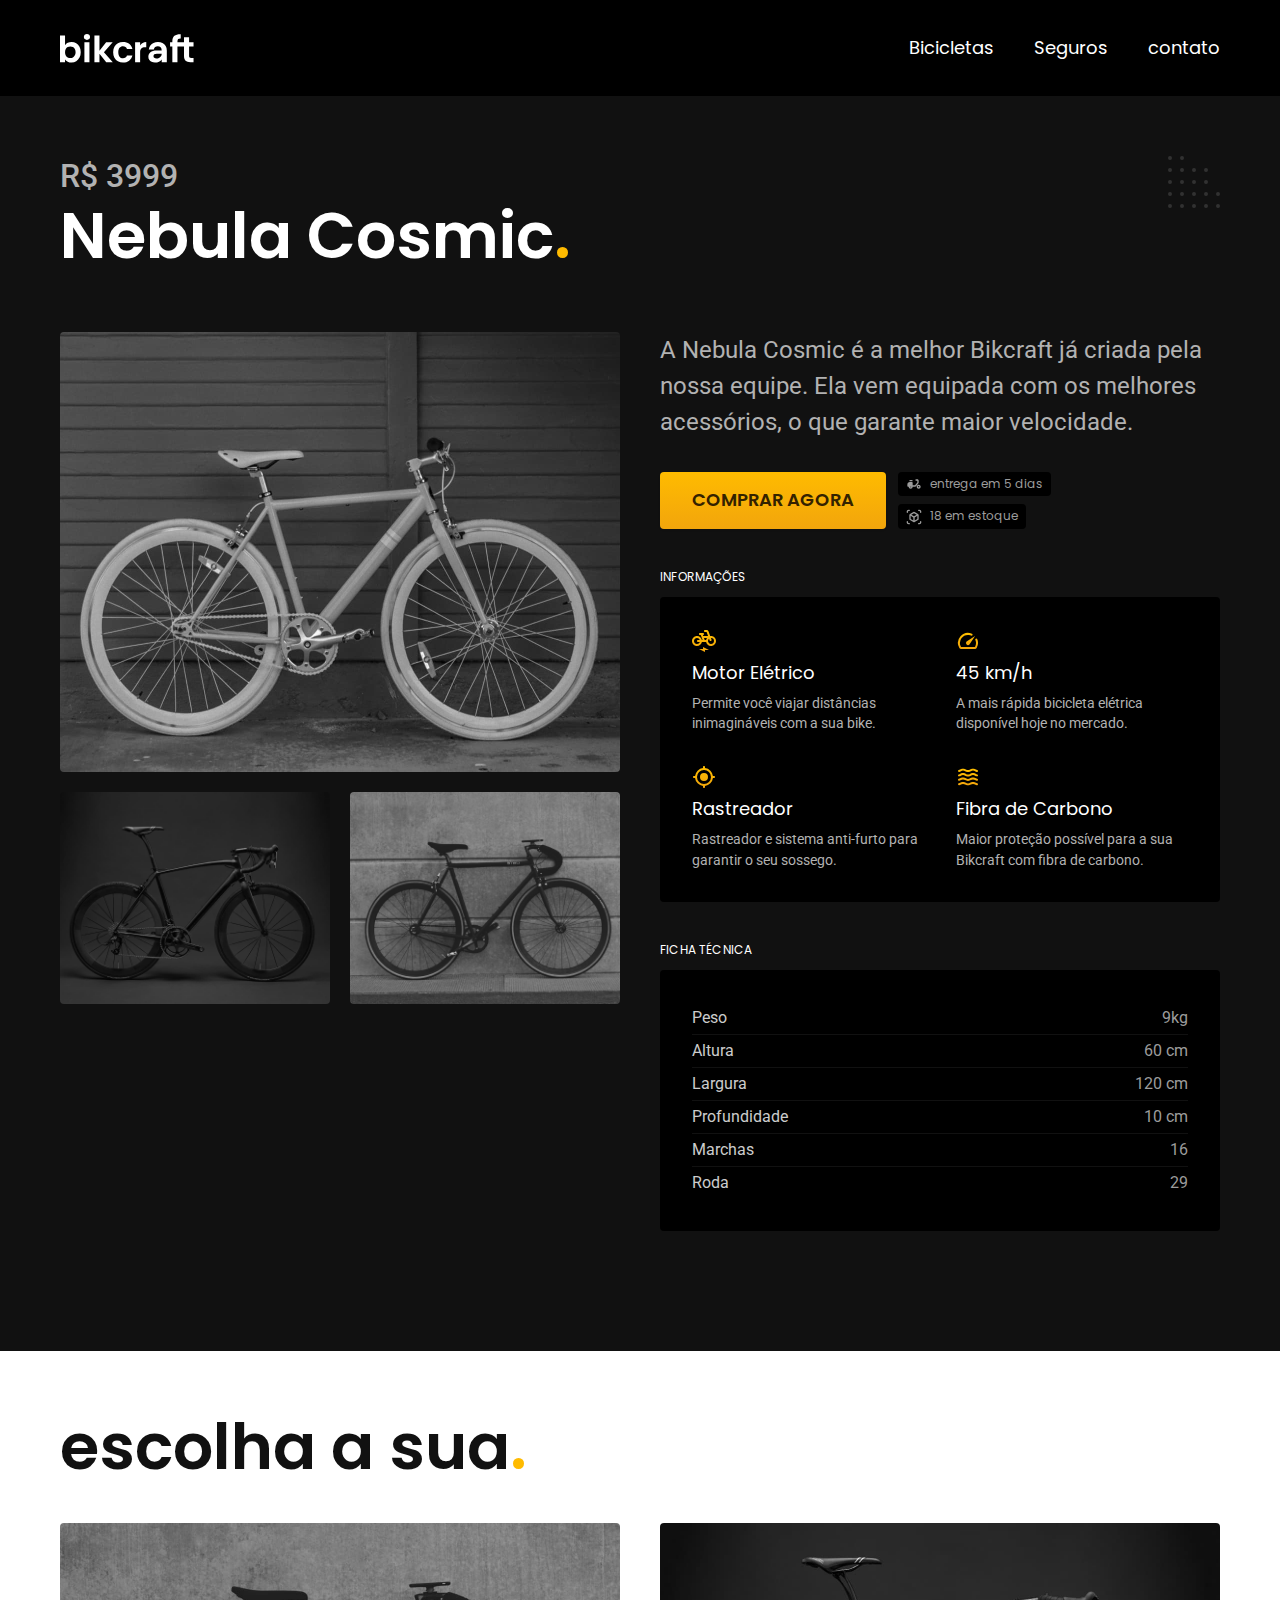
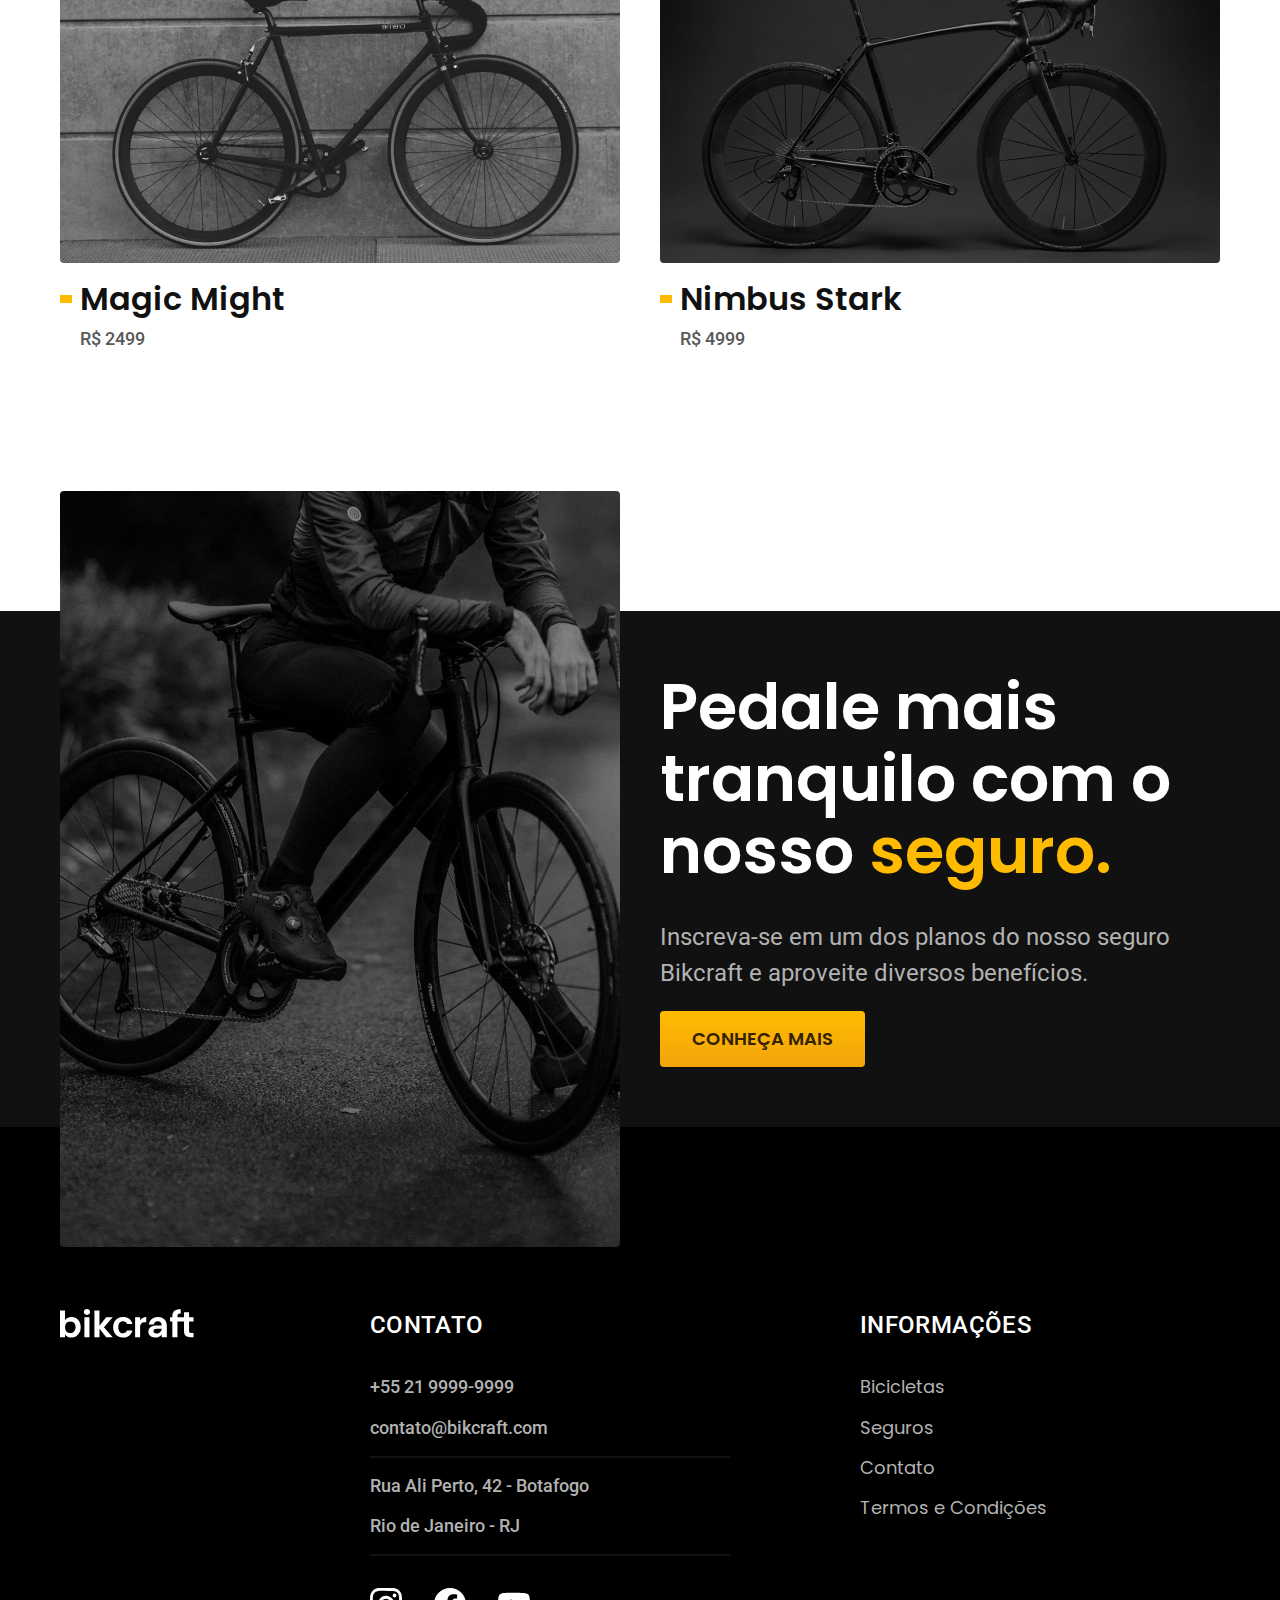
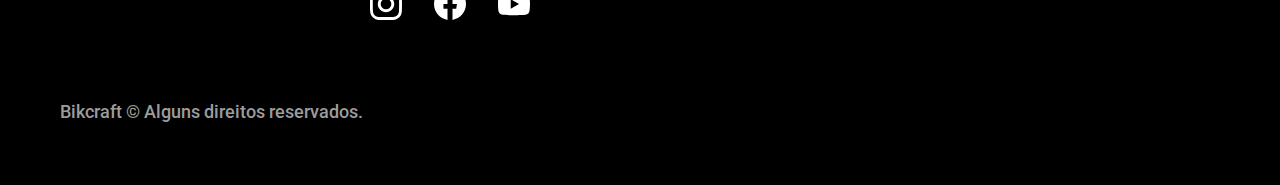
<file: bicicletas/nebula.html>
<!DOCTYPE html>
<html lang="pt-br">
  <head>
    <meta charset="UTF-8" />
    <meta name="viewport" content="width=device-width, initial-scale=1.0" />
    <meta name="description" content="Termos e condições." />
    <link rel="icon" href="../favicon.svg" type="image/svg+xml" />
    <link rel="preload" href="../css/style.min.css" as="style" />
    <link rel="stylesheet" href="../css/style.min.css" />
    <link rel="preconnect" href="https://fonts.googleapis.com" />
    <link rel="preconnect" href="https://fonts.gstatic.com" crossorigin />
    <link
      href="https://fonts.googleapis.com/css2?family=Merriweather:ital,wght@1,900&family=Poppins:wght@400;600&family=Roboto:wght@400;500&display=swap"
      rel="stylesheet"
    />
    <title>Nebula | Bikcraft</title>
    <script>
      document.documentElement.classList.add("js");
    </script>
  </head>
  <body id="bicicleta">
    <header class="header-bg">
      <div class="header container">
        <a href="../">
          <img
            src="../img/bikcraft.svg"
            width="136"
            height="32"
            alt="Bikcraft"
          />
        </a>

        <nav aria-label="primaria">
          <ul class="header-menu font-1-m cor-0">
            <li><a href="../bicicletas.html">Bicicletas</a></li>
            <li><a href="../seguros.html">Seguros</a></li>
            <li><a href="../contato.html">contato</a></li>
          </ul>
        </nav>
      </div>
    </header>

    <main class="titulo-bg">
      <div>
        <div class="titulo container">
          <p class="font-2-xl cor-5">R$ 3999</p>
          <h1 class="font-1-xxl cor-0">
            Nebula Cosmic<span class="cor-p1">.</span>
          </h1>
        </div>
      </div>

      <div class="bicicleta container">
        <div class="bicicleta-imagens">
          <img
            src="../img/bicicleta/nimbus3.jpg"
            width="1120"
            height="880"
            alt="Bicicleta 1"
          />
          <img
            src="../img/bicicleta/nimbus1.jpg"
            width="1120"
            height="880"
            alt="Bicicleta 2"
          />
          <img
            src="../img/bicicleta/nimbus2.jpg"
            width="1120"
            height="880"
            alt="Bicicleta 3"
          />
        </div>

        <div class="bicicleta-conteudo">
          <p class="font-2-l cor-5">
            A Nebula Cosmic é a melhor Bikcraft já criada pela nossa equipe. Ela
            vem equipada com os melhores acessórios, o que garante maior
            velocidade.
          </p>
          <div class="bicicleta-comprar">
            <a
              class="botao"
              href="../orcamento.html?tipo=bikcraft&produto=nebula"
              >Comprar Agora</a
            >
            <span class="font-1-xs cor-6"
              ><img
                src="../img/icones/entrega.svg"
                width="16"
                height="16"
                alt=""
              />
              entrega em 5 dias</span
            >
            <span class="font-1-xs cor-6"
              ><img
                src="../img/icones/estoque.svg"
                width="16"
                height="16"
                alt=""
              />
              18 em estoque</span
            >
          </div>

          <h2 class="font-1-xs cor-0">Informações</h2>
          <ul class="bicicleta-informacoes">
            <li>
              <img
                src="../img/icones/eletrica.svg"
                width="32"
                height="32"
                alt=""
              />
              <h3 class="font-1-m cor-0">Motor Elétrico</h3>
              <p class="font-2-xs cor-5">
                Permite você viajar distâncias inimagináveis com a sua bike.
              </p>
            </li>
            <li>
              <img
                src="../img/icones/velocidade.svg"
                width="32"
                height="32"
                alt=""
              />
              <h3 class="font-1-m cor-0">45 km/h</h3>
              <p class="font-2-xs cor-5">
                A mais rápida bicicleta elétrica disponível hoje no mercado.
              </p>
            </li>
            <li>
              <img
                src="../img/icones/rastreador.svg"
                width="32"
                height="32"
                alt=""
              />
              <h3 class="font-1-m cor-0">Rastreador</h3>
              <p class="font-2-xs cor-5">
                Rastreador e sistema anti-furto para garantir o seu sossego.
              </p>
            </li>
            <li>
              <img
                src="../img/icones/carbono.svg"
                width="32"
                height="32"
                alt=""
              />
              <h3 class="font-1-m cor-0">Fibra de Carbono</h3>
              <p class="font-2-xs cor-5">
                Maior proteção possível para a sua Bikcraft com fibra de
                carbono.
              </p>
            </li>
          </ul>
          <h2 class="font-1-xs cor-0">Ficha Técnica</h2>
          <ul class="bicicleta-ficha font-2-s cor-4">
            <li>Peso <span>9kg</span></li>
            <li>Altura <span>60 cm</span></li>
            <li>Largura <span>120 cm</span></li>
            <li>Profundidade <span>10 cm</span></li>
            <li>Marchas <span>16</span></li>
            <li>Roda <span>29</span></li>
          </ul>
        </div>
      </div>
    </main>

    <article class="bicicletas-lista container">
      <h2 class="font-1-xxl">escolha a sua<span class="cor-p1">.</span></h2>

      <ul>
        <li>
          <a href="./magic.html">
            <img
              src="../img/bicicletas/magic.jpg"
              width="1120"
              height="680"
              alt="Bicicleta preta."
            />
            <h3 class="font-1-xl">Magic Might</h3>
            <span class="font-2-m cor-8">R$ 2499</span>
          </a>
        </li>

        <li>
          <a href="./nimbus.html">
            <img
              src="../img/bicicletas/nimbus.jpg"
              width="1120"
              height="680"
              alt="Bicicleta preta."
            />
            <h3 class="font-1-xl">Nimbus Stark</h3>
            <span class="font-2-m cor-8">R$ 4999</span>
          </a>
        </li>
      </ul>
    </article>

    <article class="seguro-bg">
      <div class="seguro container">
        <div class="seguro-imagem">
          <img
            src="../img/fotos/seguros.jpg"
            width="1360"
            height="1512"
            alt="Pessoa parada em cima de uma bicicleta."
          />
        </div>
        <div class="seguro-conteudo">
          <h2 class="font-1-xxl cor-0">
            Pedale mais tranquilo com o nosso
            <span class="cor-p1">seguro.</span>
          </h2>
          <p class="font-2-l cor-5">
            Inscreva-se em um dos planos do nosso seguro Bikcraft e aproveite
            diversos benefícios.
          </p>
          <a class="botao" href="../seguros.html">Conheça Mais</a>
        </div>
      </div>
    </article>

    <footer class="footer-bg">
      <div class="footer container">
        <img src="../img/bikcraft.svg" width="136" height="32" alt="Bikcraft" />
        <div class="footer-contato">
          <h3 class="font-2-l-b cor-0">Contato</h3>
          <ul class="font-2-m cor-5">
            <li><a href="tel:+552199999999">+55 21 9999-9999</a></li>
            <li>
              <a href="mailto:contato@bikcraft.com">contato@bikcraft.com</a>
            </li>
            <li>Rua Ali Perto, 42 - Botafogo</li>
            <li>Rio de Janeiro - RJ</li>
          </ul>
          <div class="footer-redes">
            <a href="../">
              <img
                src="../img/redes/instagram.svg"
                width="32"
                height="32"
                alt="Isntagram"
              />
            </a>
            <a href="../">
              <img
                src="../img/redes/facebook.svg"
                width="32"
                height="32"
                alt="Facebook"
              />
            </a>
            <a href="../">
              <img
                src="../img/redes/youtube.svg"
                width="32"
                height="32"
                alt="Youtube"
              />
            </a>
          </div>
        </div>
        <div class="footer-informacoes">
          <h3 class="font-2-l-b cor-0">Informações</h3>
          <nav>
            <ul class="font-1-m cor-5">
              <li><a href="../bicicletas.html">Bicicletas</a></li>
              <li><a href="../seguros.html">Seguros</a></li>
              <li><a href="../contato.html">Contato</a></li>
              <li><a href="../termos.html">Termos e Condições</a></li>
            </ul>
          </nav>
        </div>
        <p class="footer-copy font-2-m cor-6">
          Bikcraft © Alguns direitos reservados.
        </p>
      </div>
    </footer>
    <script src="../js/script.js"></script>
  </body>
</html>
</file>
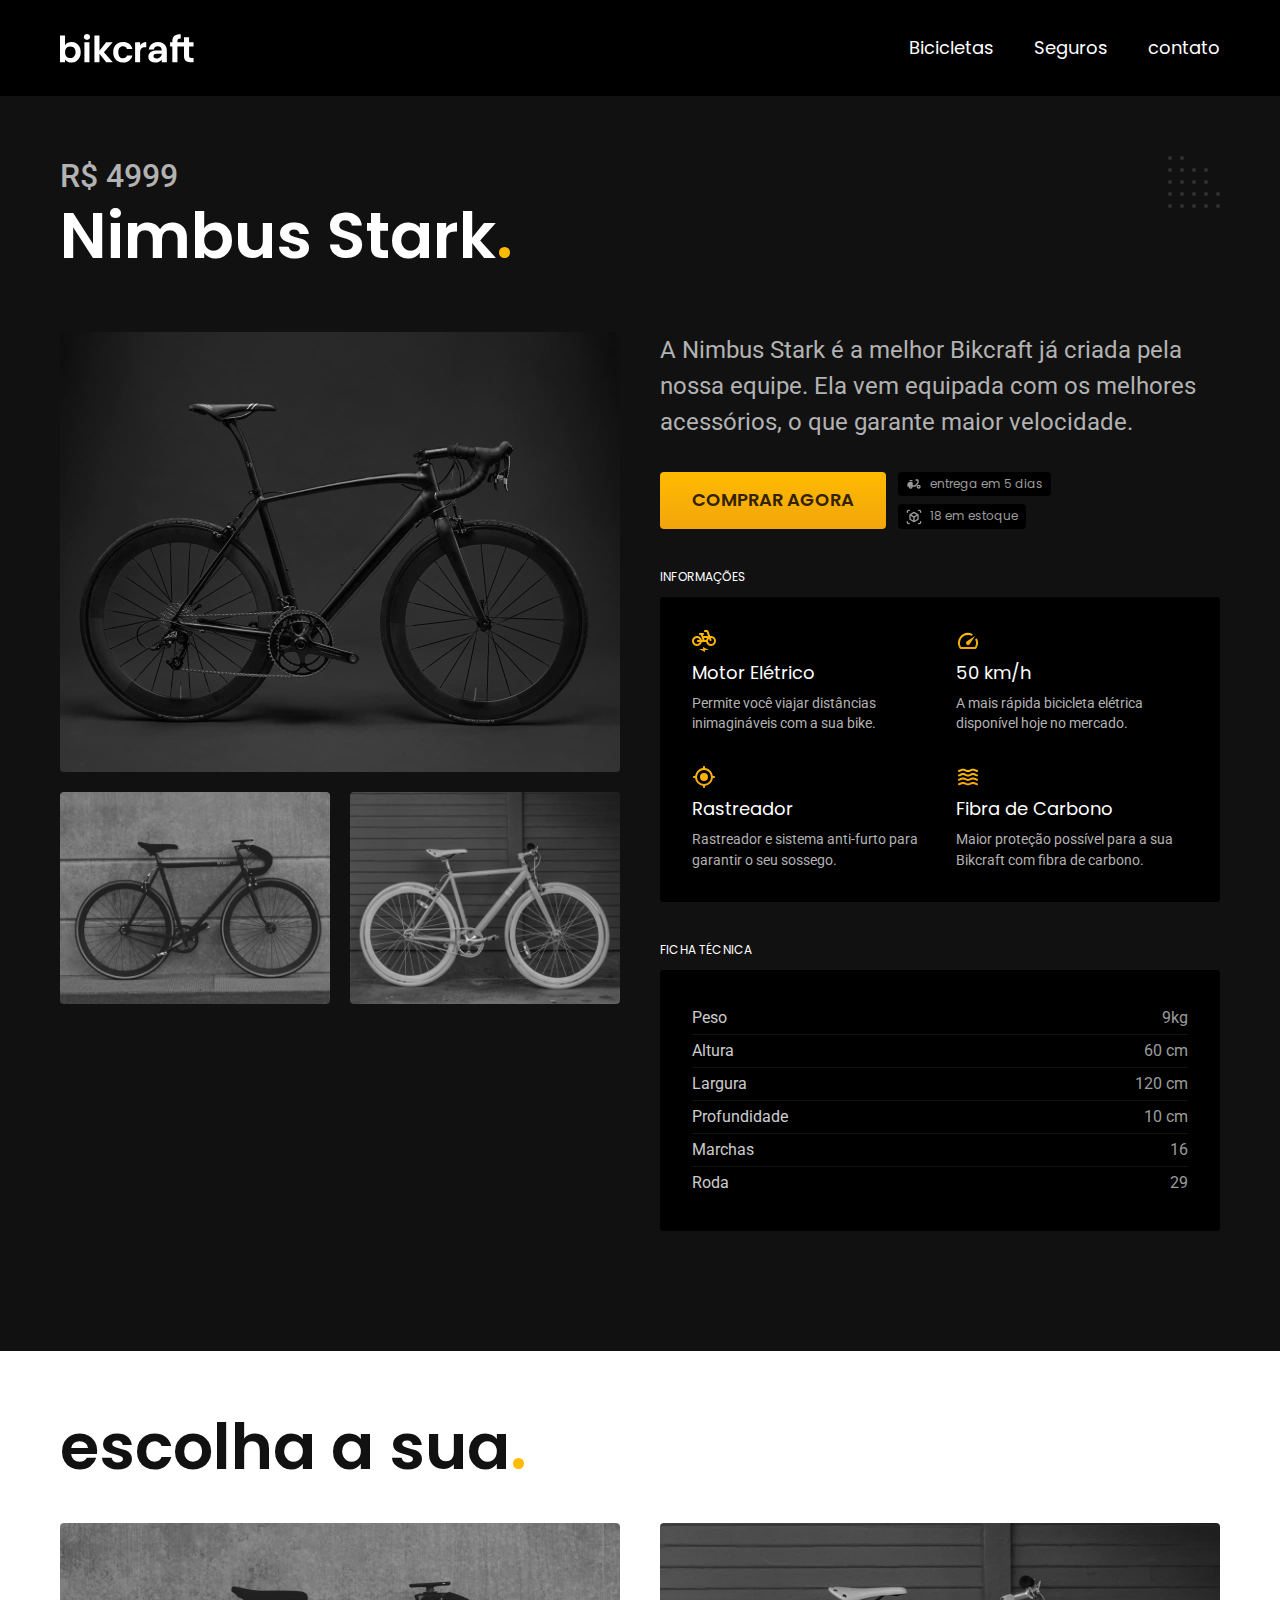
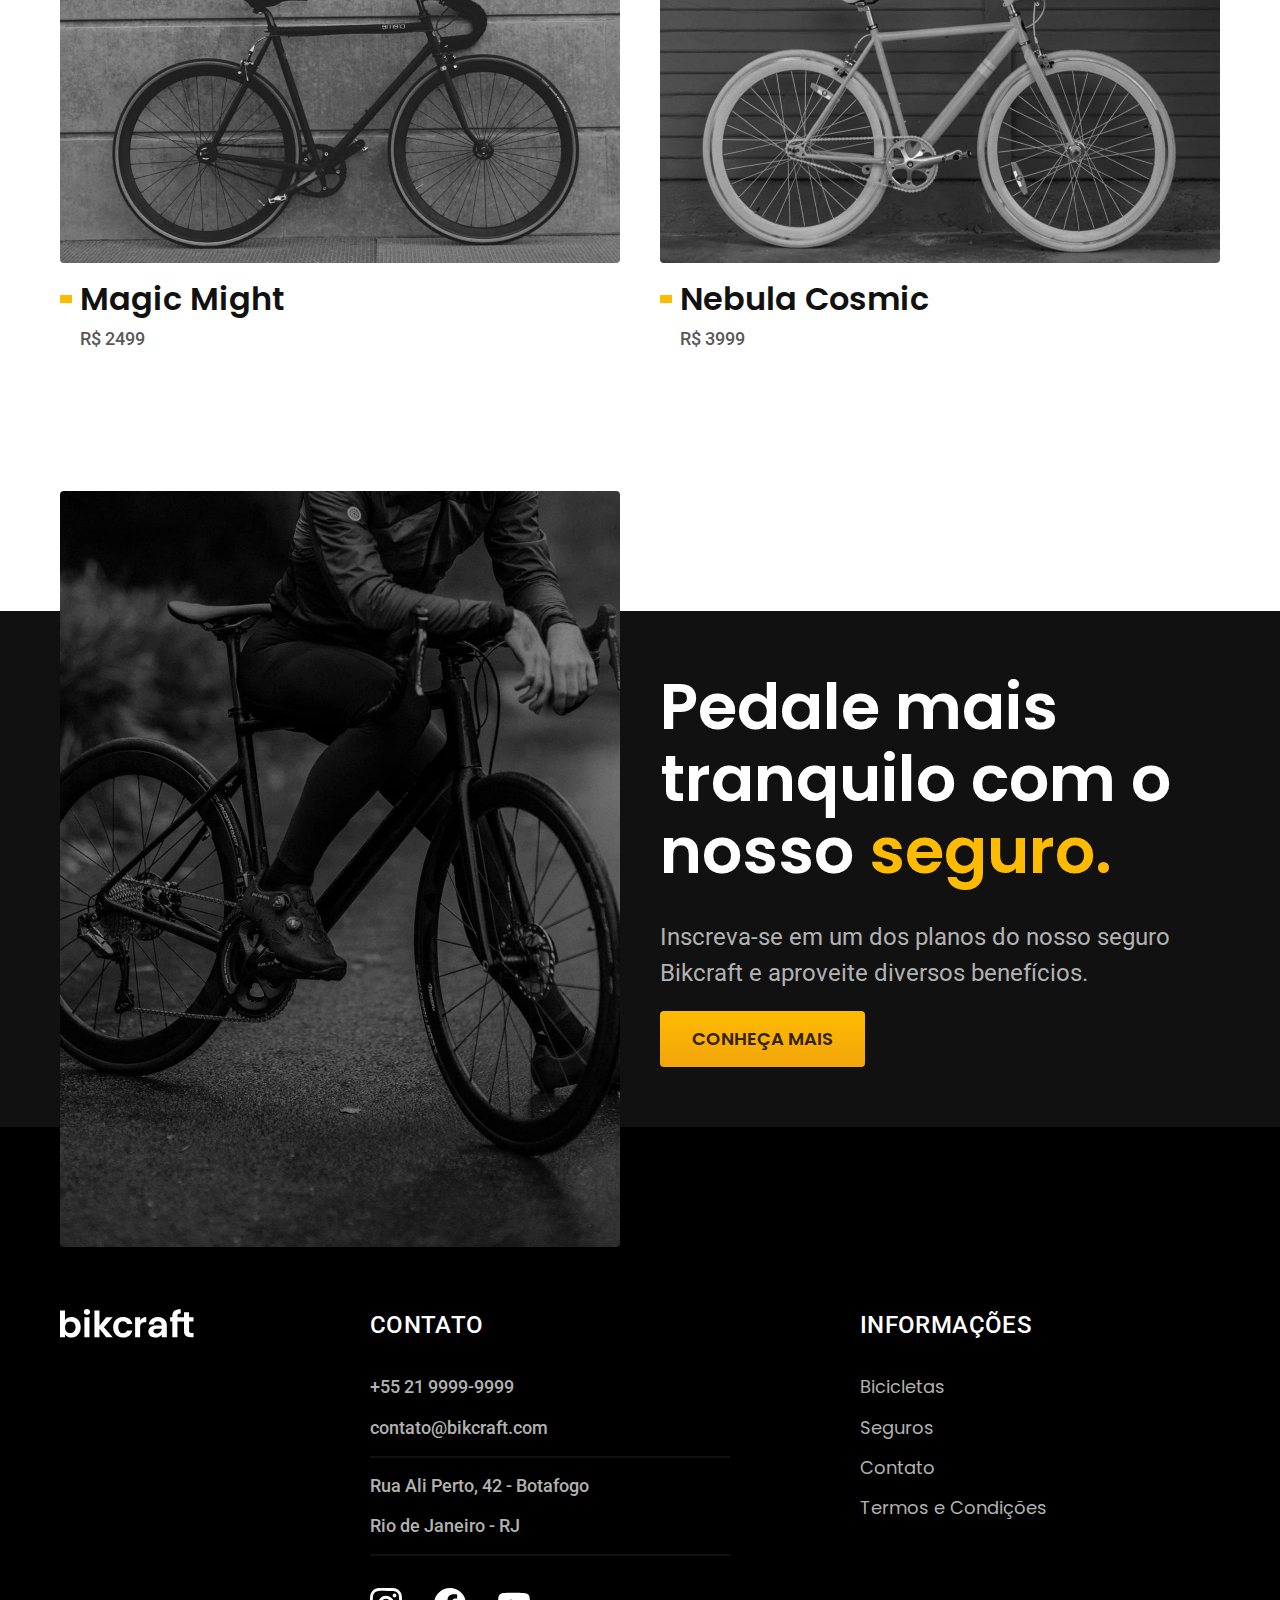
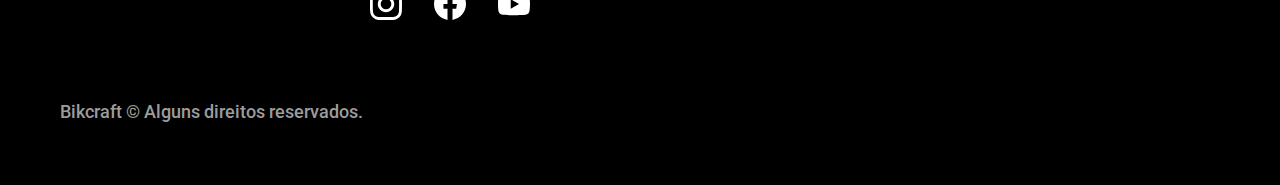
<file: bicicletas/nimbus.html>
<!DOCTYPE html>
<html lang="pt-br">
  <head>
    <meta charset="UTF-8" />
    <meta name="viewport" content="width=device-width, initial-scale=1.0" />
    <meta name="description" content="Termos e condições." />
    <link rel="icon" href="../favicon.svg" type="image/svg+xml" />
    <link rel="preload" href="../css/style.min.css" as="style" />
    <link rel="stylesheet" href="../css/style.min.css" />
    <link rel="preconnect" href="https://fonts.googleapis.com" />
    <link rel="preconnect" href="https://fonts.gstatic.com" crossorigin />
    <link
      href="https://fonts.googleapis.com/css2?family=Merriweather:ital,wght@1,900&family=Poppins:wght@400;600&family=Roboto:wght@400;500&display=swap"
      rel="stylesheet"
    />
    <title>Nimbus | Bikcraft</title>
    <script>
      document.documentElement.classList.add("js");
    </script>
  </head>
  <body id="bicicleta">
    <header class="header-bg">
      <div class="header container">
        <a href="../">
          <img
            src="../img/bikcraft.svg"
            width="136"
            height="32"
            alt="Bikcraft"
          />
        </a>

        <nav aria-label="primaria">
          <ul class="header-menu font-1-m cor-0">
            <li><a href="../bicicletas.html">Bicicletas</a></li>
            <li><a href="../seguros.html">Seguros</a></li>
            <li><a href="../contato.html">contato</a></li>
          </ul>
        </nav>
      </div>
    </header>

    <main class="titulo-bg">
      <div>
        <div class="titulo container">
          <p class="font-2-xl cor-5">R$ 4999</p>
          <h1 class="font-1-xxl cor-0">
            Nimbus Stark<span class="cor-p1">.</span>
          </h1>
        </div>
      </div>

      <div class="bicicleta container">
        <div class="bicicleta-imagens">
          <img
            src="../img/bicicleta/nimbus1.jpg"
            width="1120"
            height="880"
            alt="Bicicleta 1"
          />
          <img
            src="../img/bicicleta/nimbus2.jpg"
            width="1120"
            height="880"
            alt="Bicicleta 2"
          />
          <img
            src="../img/bicicleta/nimbus3.jpg"
            width="1120"
            height="880"
            alt="Bicicleta 3"
          />
        </div>

        <div class="bicicleta-conteudo">
          <p class="font-2-l cor-5">
            A Nimbus Stark é a melhor Bikcraft já criada pela nossa equipe. Ela
            vem equipada com os melhores acessórios, o que garante maior
            velocidade.
          </p>
          <div class="bicicleta-comprar">
            <a
              class="botao"
              href="../orcamento.html?tipo=bikcraft&produto=nimbus"
              >Comprar Agora</a
            >
            <span class="font-1-xs cor-6"
              ><img
                src="../img/icones/entrega.svg"
                width="16"
                height="16"
                alt=""
              />
              entrega em 5 dias</span
            >
            <span class="font-1-xs cor-6"
              ><img
                src="../img/icones/estoque.svg"
                width="16"
                height="16"
                alt=""
              />
              18 em estoque</span
            >
          </div>

          <h2 class="font-1-xs cor-0">Informações</h2>
          <ul class="bicicleta-informacoes">
            <li>
              <img
                src="../img/icones/eletrica.svg"
                width="32"
                height="32"
                alt=""
              />
              <h3 class="font-1-m cor-0">Motor Elétrico</h3>
              <p class="font-2-xs cor-5">
                Permite você viajar distâncias inimagináveis com a sua bike.
              </p>
            </li>
            <li>
              <img
                src="../img/icones/velocidade.svg"
                width="32"
                height="32"
                alt=""
              />
              <h3 class="font-1-m cor-0">50 km/h</h3>
              <p class="font-2-xs cor-5">
                A mais rápida bicicleta elétrica disponível hoje no mercado.
              </p>
            </li>
            <li>
              <img
                src="../img/icones/rastreador.svg"
                width="32"
                height="32"
                alt=""
              />
              <h3 class="font-1-m cor-0">Rastreador</h3>
              <p class="font-2-xs cor-5">
                Rastreador e sistema anti-furto para garantir o seu sossego.
              </p>
            </li>
            <li>
              <img
                src="../img/icones/carbono.svg"
                width="32"
                height="32"
                alt=""
              />
              <h3 class="font-1-m cor-0">Fibra de Carbono</h3>
              <p class="font-2-xs cor-5">
                Maior proteção possível para a sua Bikcraft com fibra de
                carbono.
              </p>
            </li>
          </ul>
          <h2 class="font-1-xs cor-0">Ficha Técnica</h2>
          <ul class="bicicleta-ficha font-2-s cor-4">
            <li>Peso <span>9kg</span></li>
            <li>Altura <span>60 cm</span></li>
            <li>Largura <span>120 cm</span></li>
            <li>Profundidade <span>10 cm</span></li>
            <li>Marchas <span>16</span></li>
            <li>Roda <span>29</span></li>
          </ul>
        </div>
      </div>
    </main>

    <article class="bicicletas-lista container">
      <h2 class="font-1-xxl">escolha a sua<span class="cor-p1">.</span></h2>

      <ul>
        <li>
          <a href="../magic.html">
            <img
              src="../img/bicicletas/magic.jpg"
              width="1120"
              height="680"
              alt="Bicicleta preta."
            />
            <h3 class="font-1-xl">Magic Might</h3>
            <span class="font-2-m cor-8">R$ 2499</span>
          </a>
        </li>

        <li>
          <a href="../nebula.html">
            <img
              src="../img/bicicletas/nebula.jpg"
              width="1120"
              height="680"
              alt="Bicicleta preta."
            />
            <h3 class="font-1-xl">Nebula Cosmic</h3>
            <span class="font-2-m cor-8">R$ 3999</span>
          </a>
        </li>
      </ul>
    </article>

    <article class="seguro-bg">
      <div class="seguro container">
        <div class="seguro-imagem">
          <img
            src="../img/fotos/seguros.jpg"
            width="1360"
            height="1512"
            alt="Pessoa parada em cima de uma bicicleta."
          />
        </div>
        <div class="seguro-conteudo">
          <h2 class="font-1-xxl cor-0">
            Pedale mais tranquilo com o nosso
            <span class="cor-p1">seguro.</span>
          </h2>
          <p class="font-2-l cor-5">
            Inscreva-se em um dos planos do nosso seguro Bikcraft e aproveite
            diversos benefícios.
          </p>
          <a class="botao" href="../seguros.html">Conheça Mais</a>
        </div>
      </div>
    </article>

    <footer class="footer-bg">
      <div class="footer container">
        <img src="../img/bikcraft.svg" width="136" height="32" alt="Bikcraft" />
        <div class="footer-contato">
          <h3 class="font-2-l-b cor-0">Contato</h3>
          <ul class="font-2-m cor-5">
            <li><a href="tel:+552199999999">+55 21 9999-9999</a></li>
            <li>
              <a href="mailto:contato@bikcraft.com">contato@bikcraft.com</a>
            </li>
            <li>Rua Ali Perto, 42 - Botafogo</li>
            <li>Rio de Janeiro - RJ</li>
          </ul>
          <div class="footer-redes">
            <a href="../">
              <img
                src="../img/redes/instagram.svg"
                width="32"
                height="32"
                alt="Isntagram"
              />
            </a>
            <a href="../">
              <img
                src="../img/redes/facebook.svg"
                width="32"
                height="32"
                alt="Facebook"
              />
            </a>
            <a href="../">
              <img
                src="../img/redes/youtube.svg"
                width="32"
                height="32"
                alt="Youtube"
              />
            </a>
          </div>
        </div>
        <div class="footer-informacoes">
          <h3 class="font-2-l-b cor-0">Informações</h3>
          <nav>
            <ul class="font-1-m cor-5">
              <li><a href="../bicicletas.html">Bicicletas</a></li>
              <li><a href="../seguros.html">Seguros</a></li>
              <li><a href="../contato.html">Contato</a></li>
              <li><a href="../termos.html">Termos e Condições</a></li>
            </ul>
          </nav>
        </div>
        <p class="footer-copy font-2-m cor-6">
          Bikcraft © Alguns direitos reservados.
        </p>
      </div>
    </footer>
    <script src="../js/script.js"></script>
  </body>
</html>
</file>
<file: css/style.min.css>
body{margin:0;font-family:Arial,Helvetica,sans-serif;color:#111}blockquote,dd,h1,h2,h3,h4,p,ul{margin:0}ul{padding:0;list-style:none}a{text-decoration:none;color:inherit}img{max-width:100%;height:auto;display:block}img[src$=".jpg"]{border-radius:4px}.header-bg{background-color:var(--cor-12)}.header{display:flex;flex-wrap:wrap;gap:20px;justify-content:space-between;align-items:center;padding-top:20px;padding-bottom:20px}.header-menu{display:flex;flex-wrap:wrap;gap:40px}.header-menu a{display:inline-block;padding:16px 0;position:relative}.header-menu a::after{content:"";display:block;height:2px;width:0;background:var(--cor-0);margin-top:4px;transition:.3s;position:absolute}.header-menu a.ativo::after,.header-menu a:hover::after{width:100%}@media(max-width:800px){.header-menu{gap:20px}.header-menu a{background:var(--cor-11);padding:12px 16px;border-radius:4px}.header-menu a:hover{background:var(--cor-10)}.header-menu a::after{display:none}}@media(max-width:600px){.header-menu{gap:12px}.header-menu a{padding:8px 12px;font-size:14px}}.footer-bg{background-color:var(--cor-12)}.footer{display:grid;grid-template-columns:3fr 5fr 4fr;gap:40px;padding-top:60px;padding-bottom:60px}.footer h3{margin-bottom:32px}.footer-contato ul{margin-bottom:32px}.footer-contato li:nth-child(2n)::after{content:"";display:block;max-width:360px;height:2px;background:var(--cor-11);margin-top:16px}.footer li{margin-bottom:16px}.footer-redes{display:flex;gap:32px}.footer a:hover{color:var(--cor-0)}.footer-copy{grid-column:1/-1;margin-top:40px}@media (max-width:800px){.footer>img{display:none}.footer{grid-template-columns:1fr 1fr}}@media (max-width:600px){.footer{grid-template-columns:1fr;gap:60px}.footer-copy{margin-top:0}}.introducao-bg{background:var(--cor-12) url("../img/dec/bottom-left.svg") no-repeat bottom 160px left 20px;box-shadow:inset 0 -120px var(--cor-0)}.introducao{display:grid;grid-template-columns:1fr 1fr;gap:0 40px}.introducao-conteudo{align-self:end;padding-bottom:200px}.introducao img{width:100%;height:100%;object-fit:cover;border-radius:4px}.introducao h1{margin-bottom:32px}.introducao p{margin-bottom:20px}@media (max-width:800px){.introducao-bg{background:var(--cor-11);padding-top:40px;box-shadow:inset 0 -60px var(--cor-0)}.introducao{grid-template-columns:1fr;gap:32px}.introducao-conteudo{padding-bottom:0}.introducao h1{margin-bottom:16px}.introducao img{height:300px;width:100%}}.tecnologia-bg{background-color:var(--cor-11);box-shadow:inset 0 80px var(--cor-0),inset 0 -80px var(--cor-0)}.tecnologia{display:grid;grid-template-columns:1fr 1fr;gap:40px}.tecnologia-imagem img{width:100%;height:100%;object-fit:cover;object-position:left}.tecnologia-conteudo{padding-top:160px;padding-bottom:160px}.tecnologia-conteudo>span{display:block;margin-bottom:20px}.tecnologia-conteudo h2{margin-bottom:32px}.tecnologia-conteudo>p{margin-bottom:32px}.tecnologia a{margin-bottom:80px}.tecnologia-vantagens{display:flex;gap:40px}.tecnologia-vantagens h3{margin-bottom:8px;width:max-content}.tecnologia-vantagens img{width:24px;margin-bottom:8px}@media (max-width:800px){.tecnologia-bg{box-shadow:initial}.tecnologia{grid-template-columns:1fr}.tecnologia-conteudo{padding-top:60px;padding-bottom:60px}.tecnologia-imagem{display:none}.tecnologia a{margin-bottom:60px}}@media (max-width:600px){.tecnologia-vantagens{flex-direction:column}}.parceiros{padding-top:60px;padding-bottom:120px}.parceiros h2{margin-bottom:60px}.parceiros ul{padding:0 20px;max-width:1400px;display:grid;grid-template-columns:repeat(4,1fr);margin:0 auto}.parceiros li{display:flex;padding:32px;border-left:2px solid var(--cor-2)}.parceiros img{margin:auto}.parceiros li:first-child,.parceiros li:nth-child(5){border-left:none}.parceiros li:nth-child(n+5){border-top:2px solid var(--cor-2)}@media (max-width:800px){.parceiros{padding-bottom:60px}.parceiros li{display:flex;padding:20px}.parceiros h2{margin-bottom:20px}.parceiros ul{grid-template-columns:repeat(2,1fr)}.parceiros li:nth-child(n+3){border-top:2px solid var(--cor-2)}.parceiros li:nth-child(odd){border-left:none}}.depoimento{display:grid;grid-template-columns:1fr 1fr;background-color:var(--cor-p1);overflow:hidden}.depoimento img{width:100%;height:100%;object-fit:cover;border-radius:0}.depoimento-conteudo{padding:40px 40px 80px 80px;align-self:end;background:url("../img/dec/bottom-right-p.svg") no-repeat bottom 40px right 40px}.depoimento-conteudo p{max-width:32ch;font-family:Merriweather,serif;font-style:italic;font-weight:900;margin-bottom:32px;position:relative}.depoimento p::after,.depoimento p::before{font-size:5rem;color:var(--cor-p2);position:absolute}.depoimento p::before{content:"“";left:-50px;top:-20px}.depoimento p::after{content:"”"}@media(min-width:1200px){.depoimento img{max-height:520px}}@media (max-width:800px){.depoimento{grid-template-columns:1fr;text-align:center}.depoimento img{max-height:200px}.depoimento-conteudo{padding:40px 20px;justify-self:center}}.container{box-sizing:border-box;max-width:1200px;padding-left:20px;padding-right:20px;margin-left:auto;margin-right:auto}.botao{display:inline-block;padding:16px 32px;background:linear-gradient(#fb0,#f2a50c);border-radius:4px;box-shadow:0 1px 2px rgba(0,0,0,.1);text-transform:uppercase;color:var(--cor-p5);font:600 1.125rem/1.35 Poppins,sans-serif;max-width:max-content;border:none;cursor:pointer}.botao:hover{background:linear-gradient(#ffb60d,#e59317)}.botao.secundario{background:var(--cor-10);color:var(--cor-2)}.botao.secundario:hover{background:var(--cor-9)}.botao.seta{display:flex;align-items:center}.botao.seta::after{content:"";display:inline-block;width:18px;height:10px;margin-left:12px;background:url("../img/icones/seta.svg");transition:transform .2s}.botao.seta:hover:after{transform:translateX(4px)}@media(max-width:600px){.botao{padding:12px 16px;font-size:1rem}}.link{display:inline-block;color:var(--cor-p1);font:500 1.5rem/1.5 Poppins,sans-serif;text-transform:uppercase}.link::after{content:"";display:block;width:100%;height:4px;background-color:currentColor}.link:hover{color:var(--cor-0)}.titulo-bg{padding-top:60px;padding-bottom:60px;background-color:var(--cor-11)}.titulo{background:url("../img/dec/top-right.svg") no-repeat top right 20px}.titulo p{margin-bottom:4px}@media(max-width:800px){.titulo-bg{padding-top:40px;padding-bottom:40px}.titulo p{font-size:1rem;text-transform:lowercase;font-weight:400}}@media(max-width:300px){.link{font-size:1.25rem}}.font-1-xs{font:400 0.75rem/1.35 Poppins,sans-serif}.font-2-xs{font:400 0.875rem/1.43 Roboto,sans-serif}.font-1-s{font:400 1rem/1.5 Poppins,sans-serif}.font-2-s{font:400 1rem/1.5 Roboto,sans-serif}.font-1-m,.font-1-m-b{font:400 1.125rem/1.35 Poppins,sans-serif}.font-1-m-b{font-weight:600}.font-2-m{font:500 1.125rem/1.35 Roboto,sans-serif}.font-1-l{font:400 1.5rem/1.5 Poppins,sans-serif}.font-2-l,.font-2-l-b{font:400 1.5rem/1.5 Roboto,sans-serif}.font-2-l-b{font-weight:500;letter-spacing:.015em;text-transform:uppercase}.font-1-xl{font:600 2rem/1.25 Poppins,sans-serif}.font-2-xl{font:500 2rem/1.25 Roboto,sans-serif}.font-1-xxl{font:600 4rem/1.125 Poppins,sans-serif}@media (max-width:1200px){.font-1-xxl{font-size:3rem}.font-2-l,.font-2-l-b{font-size:1.125rem}}@media (max-width:800px){.font-1-xxl{font-size:2rem}.font-1-xl,.font-2-xl{font-size:1.5rem}}:root{--cor-0:#ffffff;--cor-1:#f7f7f7;--cor-2:#ededed;--cor-3:#dedede;--cor-4:#cccccc;--cor-5:#b2b2b2;--cor-6:#9c9c9c;--cor-7:#717171;--cor-8:#595959;--cor-9:#404040;--cor-10:#2e2e2e;--cor-11:#111111;--cor-12:#000000;--cor-p1:#ffbb00;--cor-p2:#e4a30b;--cor-p3:#a66f00;--cor-p4:#664400;--cor-p5:#332200}.cor-0{color:var(--cor-0)}.cor-1{color:var(--cor-1)}.cor-2{color:var(--cor-2)}.cor-3{color:var(--cor-3)}.cor-4{color:var(--cor-4)}.cor-5{color:var(--cor-5)}.cor-6{color:var(--cor-6)}.cor-7{color:var(--cor-7)}.cor-8{color:var(--cor-8)}.cor-9{color:var(--cor-9)}.cor-10{color:var(--cor-10)}.cor-11{color:var(--cor-11)}.cor-12{color:var(--cor-12)}.cor-p1{color:var(--cor-p1)}.cor-p2{color:var(--cor-p2)}.cor-p3{color:var(--cor-p3)}.cor-p4{color:var(--cor-p4)}.cor-p5{color:var(--cor-p5)}.form{display:grid;grid-template-columns:1fr 1fr;gap:20px}.form label{display:block;font:600 1rem/1.5 Poppins,sans-serif;margin-bottom:4px}.form .col-2{grid-column:span 2}.form input[type=email],.form input[type=text],.form textarea{font:400 1rem/1.5 Roboto,sans-serif;background:var(--cor-1);border:1px solid var(--cor-2);padding:12px;border-radius:4px;width:100%;box-sizing:border-box}.form input[type=email]:focus,.form input[type=text]:focus,.form textarea:focus{outline:0;border-color:var(--cor-p1);background:var(--cor-0);box-shadow:0 0 0 2px #fea}@media (max-width:600px){.form{grid-template-columns:1fr}.form .col-2{grid-column:1}}@media (max-width:300px){.contato{padding-left:15px}}.js .fadeInDown{transform:translate3d(0,-20px,0)}.js .fadeInUp{transform:translate3d(0,20px,0)}.js .fadeInRight{transform:translate3d(20px,0,0)}.js .fadeInLeft{transform:translate3d(-20px,0,0)}.js [data-anime]{opacity:0}.js .anime{opacity:1;transform:none;transition:transform .8s,opacity .8s}.bicicletas-lista{padding-top:60px;padding-bottom:120px}.bicicletas-lista h2{margin-bottom:40px}.bicicletas-lista ul{display:flex;gap:40px;padding:0 20px 20px 20px;max-width:1400px;margin-left:auto;margin-right:auto;overflow-x:auto}#bicicleta .bicicletas-lista ul{padding:0 0 20px 0}.bicicletas-lista li{flex:1;min-width:280px}.bicicletas-lista a{display:block}.bicicletas-lista img{margin-bottom:16px}.bicicletas-lista h3{margin-bottom:8px;display:flex;align-items:center}.bicicletas-lista h3::before{content:"";display:inline-block;height:8px;width:12px;margin-right:8px;background-color:var(--cor-p1);transition:width .2s}.bicicletas-lista a:hover h3::before{width:24px}.bicicletas-lista li span{padding-left:20px}@media (max-width:800px){.bicicletas-lista{padding-bottom:60px}.bicicletas-lista ul{gap:20px}}.bicicletas-bg{background:linear-gradient(to right,var(--cor-0) 30%,var(--cor-11) 0)}.bicicletas{display:grid;grid-template-columns:1fr 1fr;gap:40px;padding-top:60px;padding-bottom:60px;background:url("../img/dec/top-right.svg") no-repeat top 40px right 20px}.bicicletas-imagem{display:grid}.bicicletas-imagem img{grid-area:1/1}.bicicletas-imagem span{grid-area:1/1;place-self:start end;margin-top:20px;border-radius:4px 0 0 4px;background:var(--cor-12);display:inline-block;padding:8px 16px 8px 8px}.bicicletas-conteudo{display:grid;grid-template-columns:1fr auto;align-content:start}.bicicletas h2,.bicicletas p{grid-column:1/-1}.bicicletas h2{margin-bottom:20px}.bicicletas h2::before{content:"";display:block;width:12px;height:8px;background-color:var(--cor-p1);margin-bottom:8px}.bicicletas p{margin-bottom:32px}.bicicletas a{place-self:end}.bicicletas li{display:flex;align-items:center}.bicicletas ul{display:grid;gap:16px}.bicicletas-conteudo img{width:24px;margin-right:8px}@media (max-width:800px){.bicicletas-bg{background:var(--cor-11)}.bicicletas{grid-template-columns:1fr;gap:20px;padding-top:40px;padding-bottom:40px}}@media(max-width:600px){.bicicletas-conteudo{grid-template-columns:1fr}.bicicletas ul{font-size:1rem;grid-template-columns:1fr 1fr;margin-bottom:32px}.bicicletas a{place-self:start}.bicicletas-conteudo img{margin-right:4px}}@media (max-width:400px){.bicicletas-imagem span{font-size:.75rem;padding:4px 8px 4px 4px}}.bicicleta{display:grid;grid-template-columns:1fr 1fr;align-items:start;gap:40px;padding-top:60px;padding-bottom:60px}#bicicleta .titulo p{text-transform:uppercase}.bicicleta-imagens{display:flex;flex-wrap:wrap;gap:20px}.bicicleta-imagens img{flex:1;min-width:200px}.bicicleta-imagens img:first-child{min-width:100%}.bicicleta-conteudo>p{margin-bottom:32px}.bicicleta-comprar{display:grid;grid-template-columns:max-content auto;align-items:center;justify-items:start;gap:8px 12px;margin-bottom:40px}.bicicleta-comprar a{grid-row:span 2}.bicicleta-comprar span{display:flex;align-items:center;background-color:var(--cor-12);padding:4px 8px;border-radius:4px;gap:8px}.bicicleta-conteudo h2{text-transform:uppercase;letter-spacing:.015em;margin-bottom:12px}.bicicleta-ficha,.bicicleta-informacoes{padding:32px;background-color:var(--cor-12);border-radius:4px}.bicicleta-informacoes{margin-bottom:40px;display:grid;grid-template-columns:1fr 1fr;gap:32px}.bicicleta-informacoes img{width:24px;margin-bottom:8px}.bicicleta-informacoes h3{margin-bottom:8px}.bicicleta-ficha li{padding:4px 0;display:flex;justify-content:space-between;border-bottom:1px solid var(--cor-11)}.bicicleta-ficha li:last-child{border-bottom:none}.bicicleta-ficha span{color:var(--cor-6)}@media(max-width:800px){.bicicleta{grid-template-columns:1fr;padding-top:40px;padding-bottom:40px}.bicicleta-imagens{grid-row:2}}@media(max-width:400px){.bicicleta-informacoes{grid-template-columns:1fr}.bicicleta-comprar{grid-template-columns:1fr}}.seguro-bg{background-color:var(--cor-11);box-shadow:inset 0 120px var(--cor-0),inset 0 -120px var(--cor-12)}.seguro{display:grid;grid-template-columns:1fr 1fr;gap:40px}.seguro-imagem img{width:100%;height:100%;object-fit:cover}.seguro-conteudo{padding-top:180px;padding-bottom:180px}.seguro h2{margin-bottom:32px}.seguro p{margin-bottom:20px}@media(max-width:800px){.seguro-bg{box-shadow:inset 0 -60px var(--cor-12)}.seguro{grid-template-columns:1fr}.seguro-conteudo{grid-row:1;padding-top:40px;padding-bottom:0}}.seguros-bg{background:var(--cor-11)}.seguros{padding-top:60px;padding-bottom:60px;display:grid;grid-template-columns:1fr 1fr;gap:40px;align-items:center}#seguros .seguros{padding-top:0}.seguros h2{grid-column:1/-1}.seguros-item{background-color:var(--cor-12);padding:32px 32px 32px 60px;display:grid;grid-template-columns:1fr auto;border-radius:4px}.seguros-item h3{margin-bottom:40px}.seguros-item span{grid-column:2;display:block;text-align:right}.seguros-item ul{grid-column:1/-1;margin-bottom:32px}.seguros-item li{display:flex;align-items:center;position:relative}.seguros-item li+li{margin-top:20px}.seguros-item li::before{content:"";display:inline-block;width:13px;height:9px;background-image:url("../img/icones/lista.svg");position:absolute;left:-21px}.seguros-item a{grid-column:1/-1}@media (max-width:800px){.seguros{grid-template-columns:1fr}}.vantagens-bg{background-color:var(--cor-12)}.vantagens{padding-top:120px;padding-bottom:120px}.vantagens h2{margin-bottom:60px}.vantagens ul{display:grid;grid-template-columns:repeat(auto-fit,minmax(280px,max-content));gap:40px 80px}.vantagens h3,.vantagens img{margin-bottom:8px}@media(max-width:800px){.vantagens{padding-top:60px;padding-bottom:60px}.vantagens h2{margin-bottom:40px}.vantagens ul{gap:40px}}@media(max-width:300px){.vantagens li{max-width:25ch}}.perguntas{padding-top:120px;padding-bottom:120px}.perguntas h2{margin-bottom:60px}.perguntas dl>div{padding:20px;border-radius:4px}.perguntas dl>div:nth-child(odd){background:var(--cor-1)}.perguntas button{display:grid;grid-template-columns:auto 1fr auto;align-items:center;gap:8px;cursor:pointer;border:none;background:0 0;width:100%;text-align:left}.perguntas button::before{content:"";display:inline-block;width:12px;height:8px;background-color:var(--cor-p1)}.perguntas button::after{content:"";display:inline-block;width:14px;height:6px;background:url("../img/icones/seta-abrir.svg");transition:.3s}.perguntas button:hover::after,.perguntas button[aria-expanded=true]::after{transform:rotate(180deg)}.js .perguntas dd{display:none}.js .perguntas dd.ativa{display:block}.perguntas dd{padding-left:20px;padding-top:16px;max-width:80ch}@media (max-width:800px){.perguntas{padding-top:60px;padding-bottom:60px}.perguntas h2{margin-bottom:40px}}#contato{background:linear-gradient(var(--cor-11) 600px,var(--cor-1) 0)}.contato{display:grid;grid-template-columns:5fr 7fr}.contato-dados,.contato-formulario{padding:60px;box-shadow:0 1px 2px rgba(0,0,0,.1)}.contato-dados{background:var(--cor-12);border-radius:5px 0 0 5px;background:var(--cor-12) url("../img/dec/bottom-left.svg") no-repeat bottom 20px left 20px}.contato-formulario{background:var(--cor-0) url("../img/dec/bottom-right.svg") no-repeat bottom 20px right 20px;border-radius:0 5px 5px 0}.contato-dados h2{margin-bottom:60px}.contato-endereco{margin-bottom:32px;padding-left:28px;background:url("../img/icones/local.svg") no-repeat 0 2px}.contato-endereco p{margin-bottom:8px}.contato-meios a{display:block;max-width:max-content;margin-bottom:8px;padding-left:28px}.contato-meios a:hover{color:var(--cor-0)}.contato-meios a:first-child{background:url("../img/icones/email.svg") no-repeat 0 2px}.contato-meios a:nth-child(2){margin-bottom:32px}.contato-meios a:nth-child(3){background:url("../img/icones/telefone.svg") no-repeat 0 2px;margin-bottom:60px}.contato-redes{display:flex;gap:32px;padding-left:28px}@media(max-width:800px){.contato{grid-template-columns:1fr}.contato-dados,.contato-formulario{padding:20px}.contato-dados{border-radius:5px 5px 0 0;background:var(--cor-12)}.contato-formulario{border-radius:0 0 5px 5px}.contato-dados h2,.contato-meios a:nth-child(3){margin-bottom:32px}.contato-redes{margin-bottom:12px}}.lojas{display:grid;grid-template-columns:1fr 1fr;gap:0 40px;padding-top:120px;padding-bottom:120px}.lojas h2{grid-column:1/-1;margin-bottom:60px}.lojas img{border-radius:4px 4px 0 0}.lojas-item{border-radius:4px;background:var(--cor-0);box-shadow:0 1px 2px rgba(0,0,0,.1)}.lojas-conteudo{display:grid;grid-template-columns:1fr 1fr;gap:32px 16px;padding:32px}.lojas-conteudo h3,.lojas-tempo{grid-column:1/-1}.lojas-dados{display:grid;gap:8px;border-left:2px solid var(--cor-2);padding-left:12px}.lojas-tempo{display:flex;align-items:center;gap:8px}@media(max-width:800px){.lojas{gap:20px;padding-top:60px;padding-bottom:60px}.lojas h2{margin-bottom:32px}.lojas-conteudo{grid-template-columns:1fr}}@media(max-width:600px){.lojas{grid-template-columns:1fr}}#orcamento{background:linear-gradient(var(--cor-11) 600px,var(--cor-1) 0)}.orcamento{display:grid;grid-template-columns:5fr 7fr;padding-bottom:120px}.orcamento h2{text-transform:uppercase;position:relative;display:flex;align-items:center}.orcamento h2::before{content:"";display:inline-block;width:4px;height:8px;background-color:var(--cor-p1);position:absolute;left:-12px}.orcamento-dados,.orcamento-produto{padding:60px;box-shadow:0 1px 2px rgba(0,0,0,.1)}.orcamento-produto{border-radius:5px 0 0 5px;background:var(--cor-12) url("../img/dec/bottom-left.svg") no-repeat bottom 20px left 20px;display:grid;grid-template-columns:1fr 1fr;gap:20px;align-content:start}.orcamento-produto>*{grid-column:1/-1}.orcamento-produto>label{grid-column:initial}.orcamento-produto label{font:400 1rem/1.5 Poppins,sans-serif;color:var(--cor-4);background-color:var(--cor-10);padding:12px 16px;border-radius:4px;cursor:pointer;display:grid;grid-template-columns:auto 1fr auto;align-items:center;border:1px solid var(--cor-10)}.orcamento-produto input:checked+label{background:var(--cor-0);color:var(--cor-11)}.orcamento-produto label::before{content:"";display:inline-block;box-sizing:border-box;width:12px;height:12px;border:1px solid var(--cor-6);border-radius:50%;margin-right:8px}.orcamento-produto input:checked+label::before{border-color:var(--cor-7);box-shadow:inset 0 0 0 3px var(--cor-0),inset 0 0 0 6px var(--cor-7)}.orcamento-produto label:hover{background-color:var(--cor-9);border-color:var(--cor-9)}.orcamento-produto input:focus+label{box-shadow:0 0 0 2px var(--cor-p1);border-color:var(--cor-12)}.orcamento-produto label span{display:none}.orcamento-produto input:checked+label span{display:inline-block}.orcamento-produto input{opacity:0;position:absolute;pointer-events:none}.orcamento-dados{border-radius:0 5px 5px 0;background:var(--cor-0) url("../img/dec/bottom-right.svg") no-repeat bottom 20px right 20px}.orcamento-conteudo{display:none}.orcamento-conteudo h2,.orcamento-dados h2:nth-of-type(n+2){margin-top:20px}#bikcraft:checked~#orcamento-bikcraft,#seguro:checked~#orcamento-seguro{display:grid;gap:20px}.orcamento-detalhes{display:none;background:var(--cor-0);padding:20px;grid-template-columns:1fr 1fr;border-radius:4px;align-items:center}.orcamento-detalhes li{display:flex;align-items:center;margin-bottom:8px}.orcamento-detalhes li img{width:16px;margin-right:8px}.orcamento-produto input:checked+label+.orcamento-detalhes{display:grid}@media (max-width:1200px){.orcamento-dados,.orcamento-produto{padding:32px}}@media (max-width:800px){.orcamento{grid-template-columns:1fr}.orcamento-produto{border-radius:5px 5px 0 0;background:var(--cor-12)}.orcamento-dados{border-radius:0 0 5px 5px}}@media (max-width:400px){.orcamento-produto{grid-template-columns:1fr}.orcamento-detalhes{grid-template-columns:1fr}}.termos{padding-top:80px;padding-bottom:80px}.termos h2{font-weight:600;margin-bottom:20px}.termos p+h2{margin-top:40px}.termos p{max-width:75ch;margin-bottom:24px}
</file>
